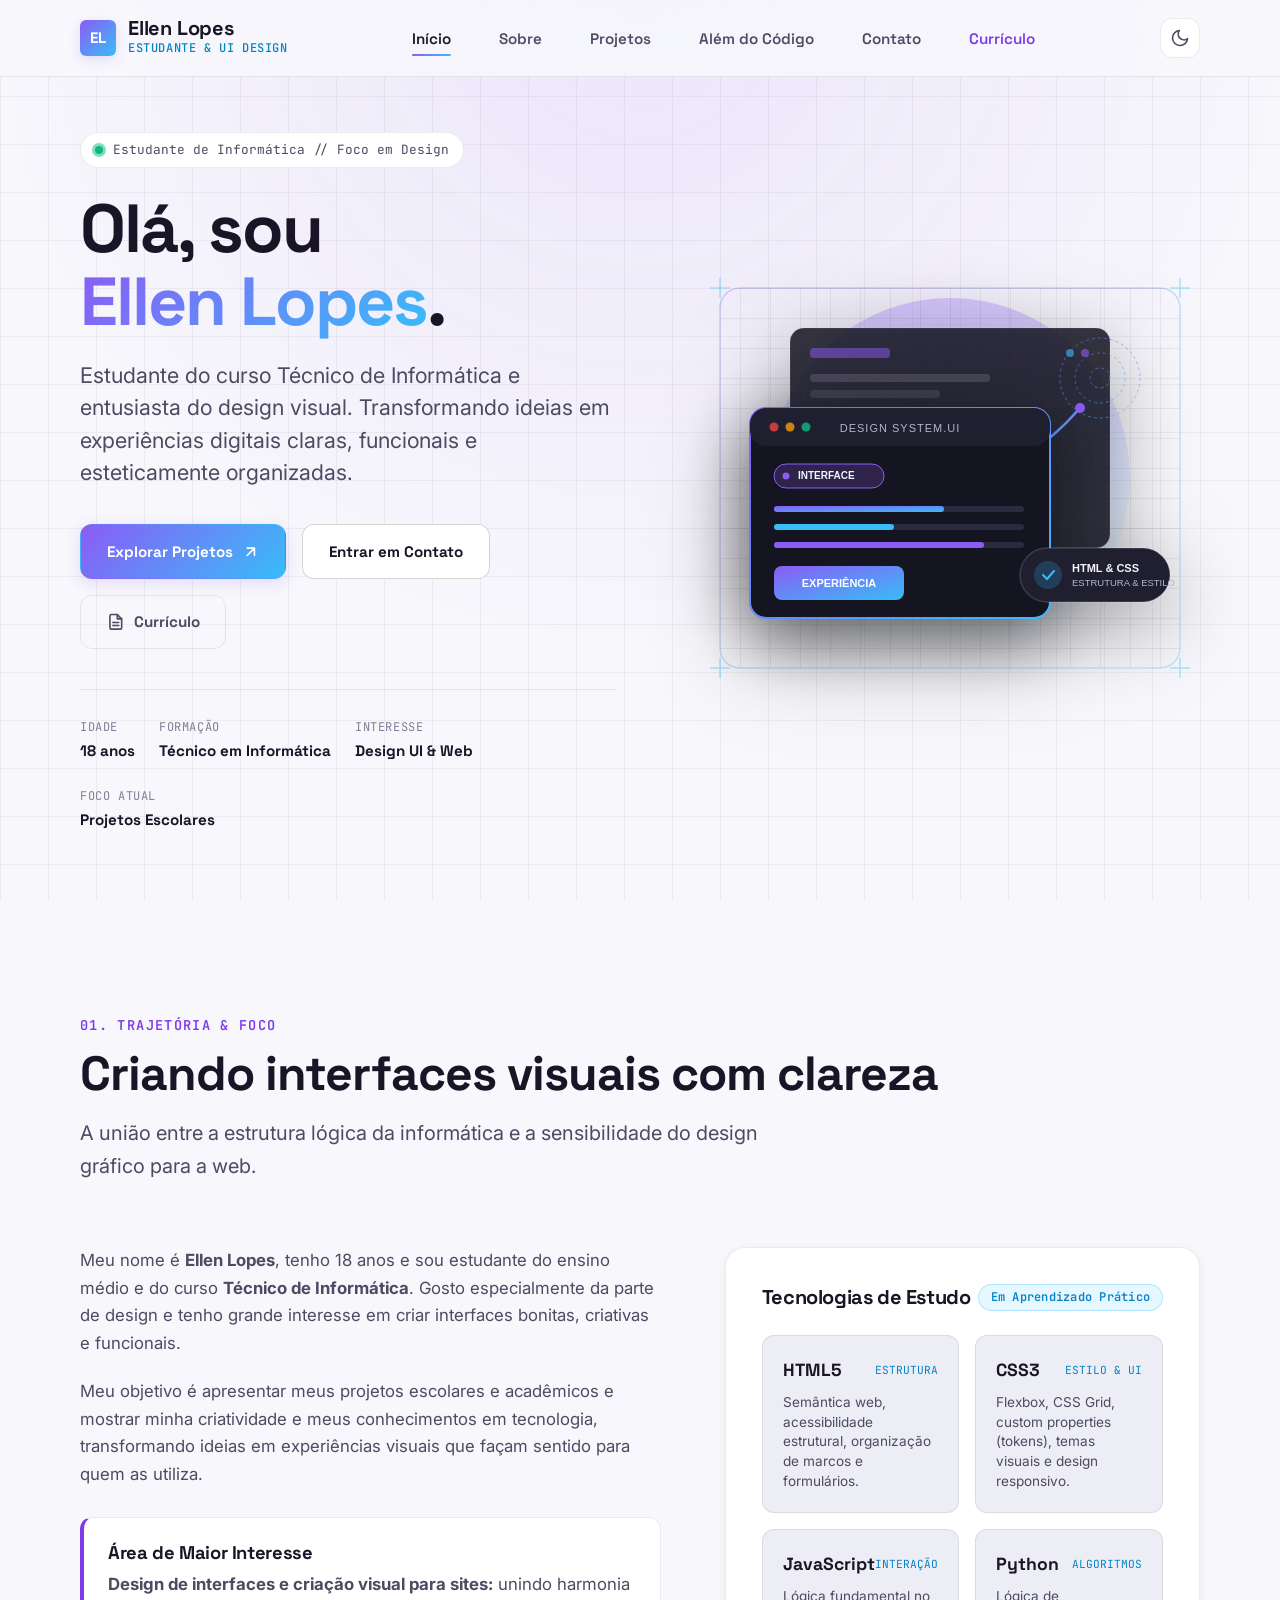
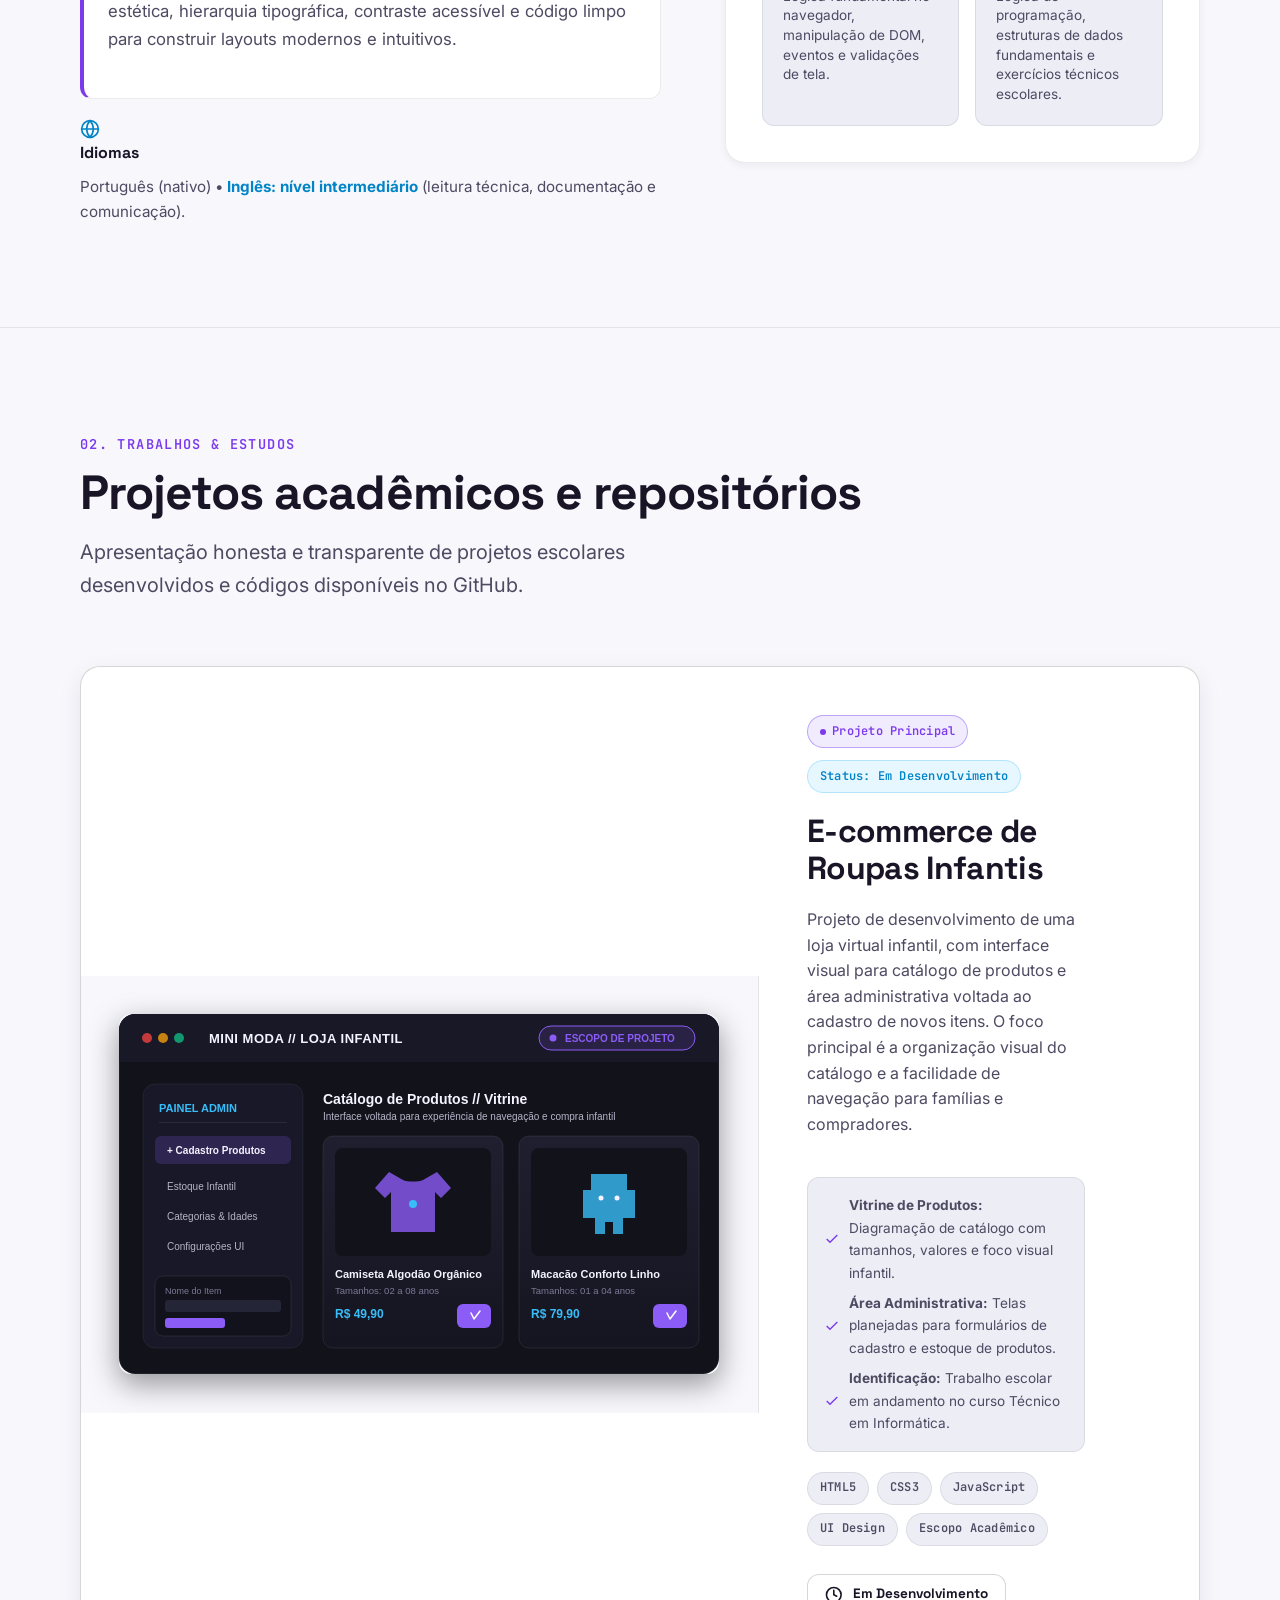
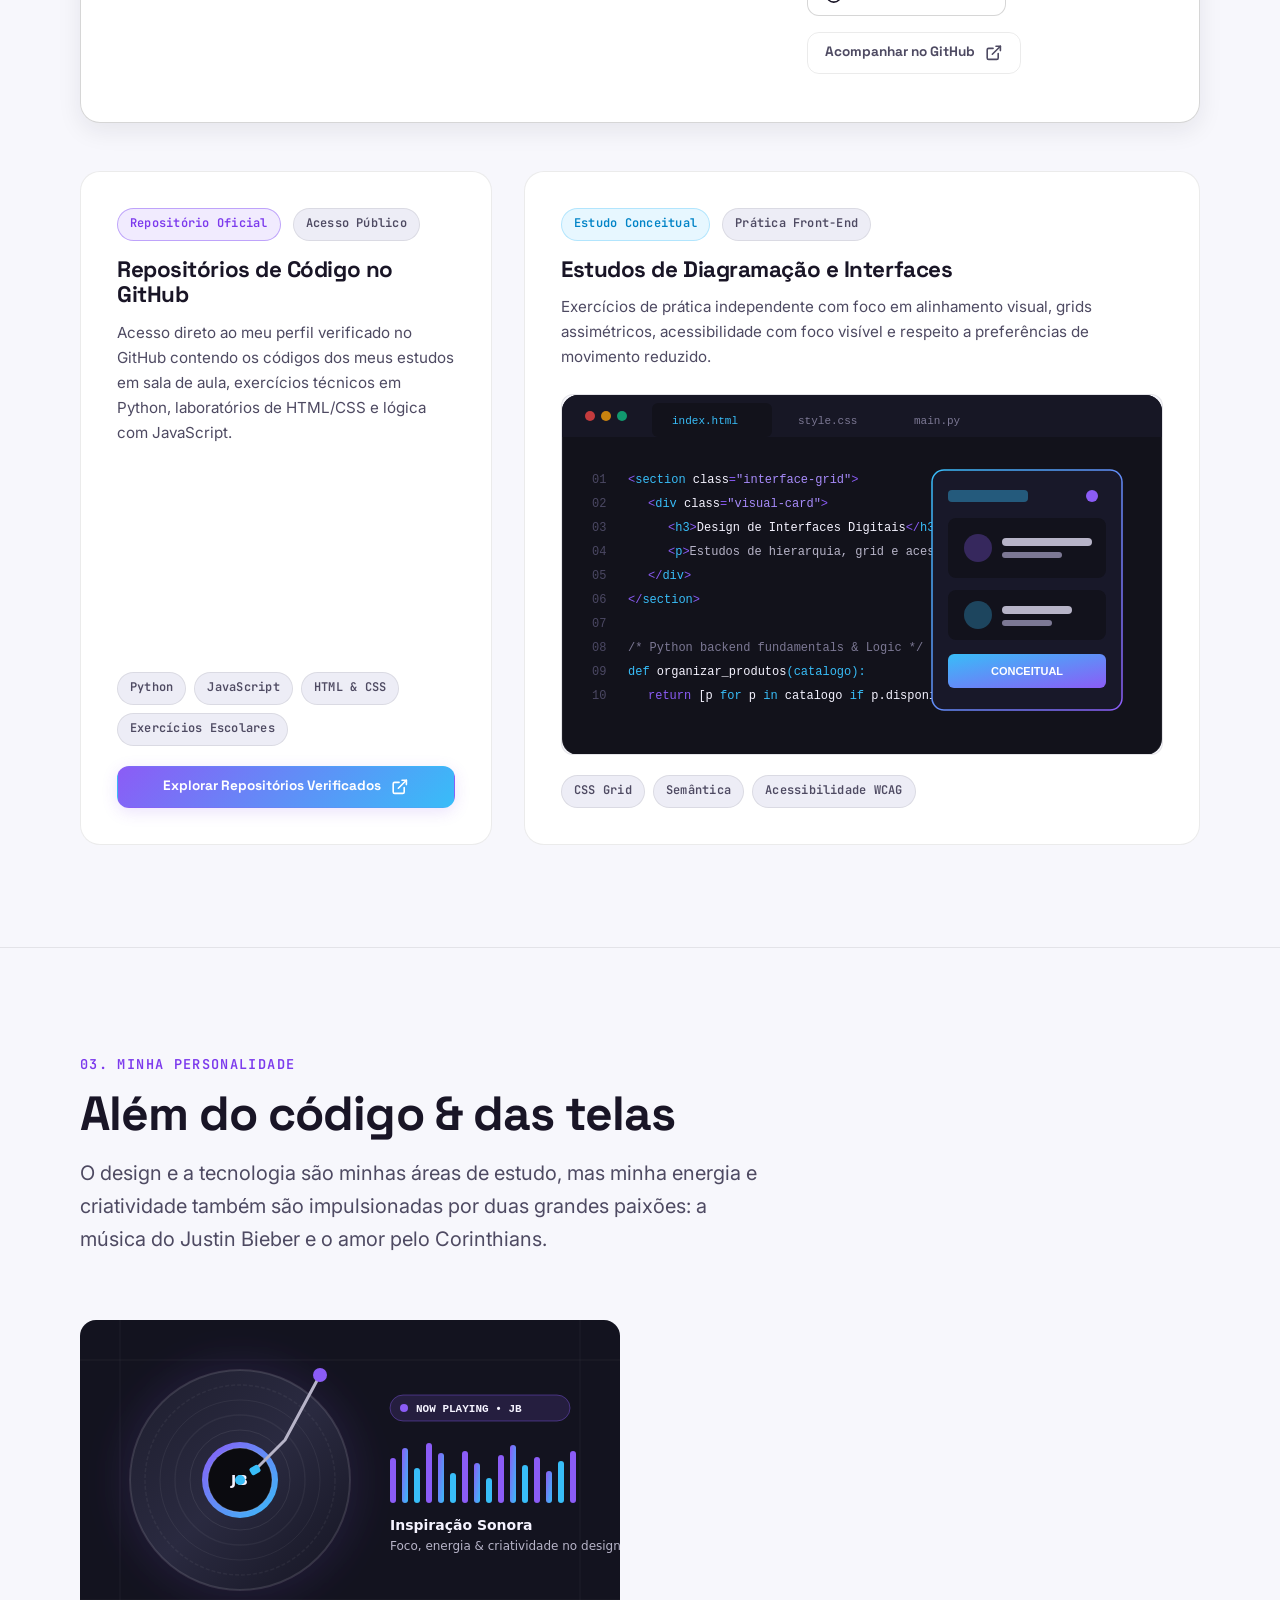
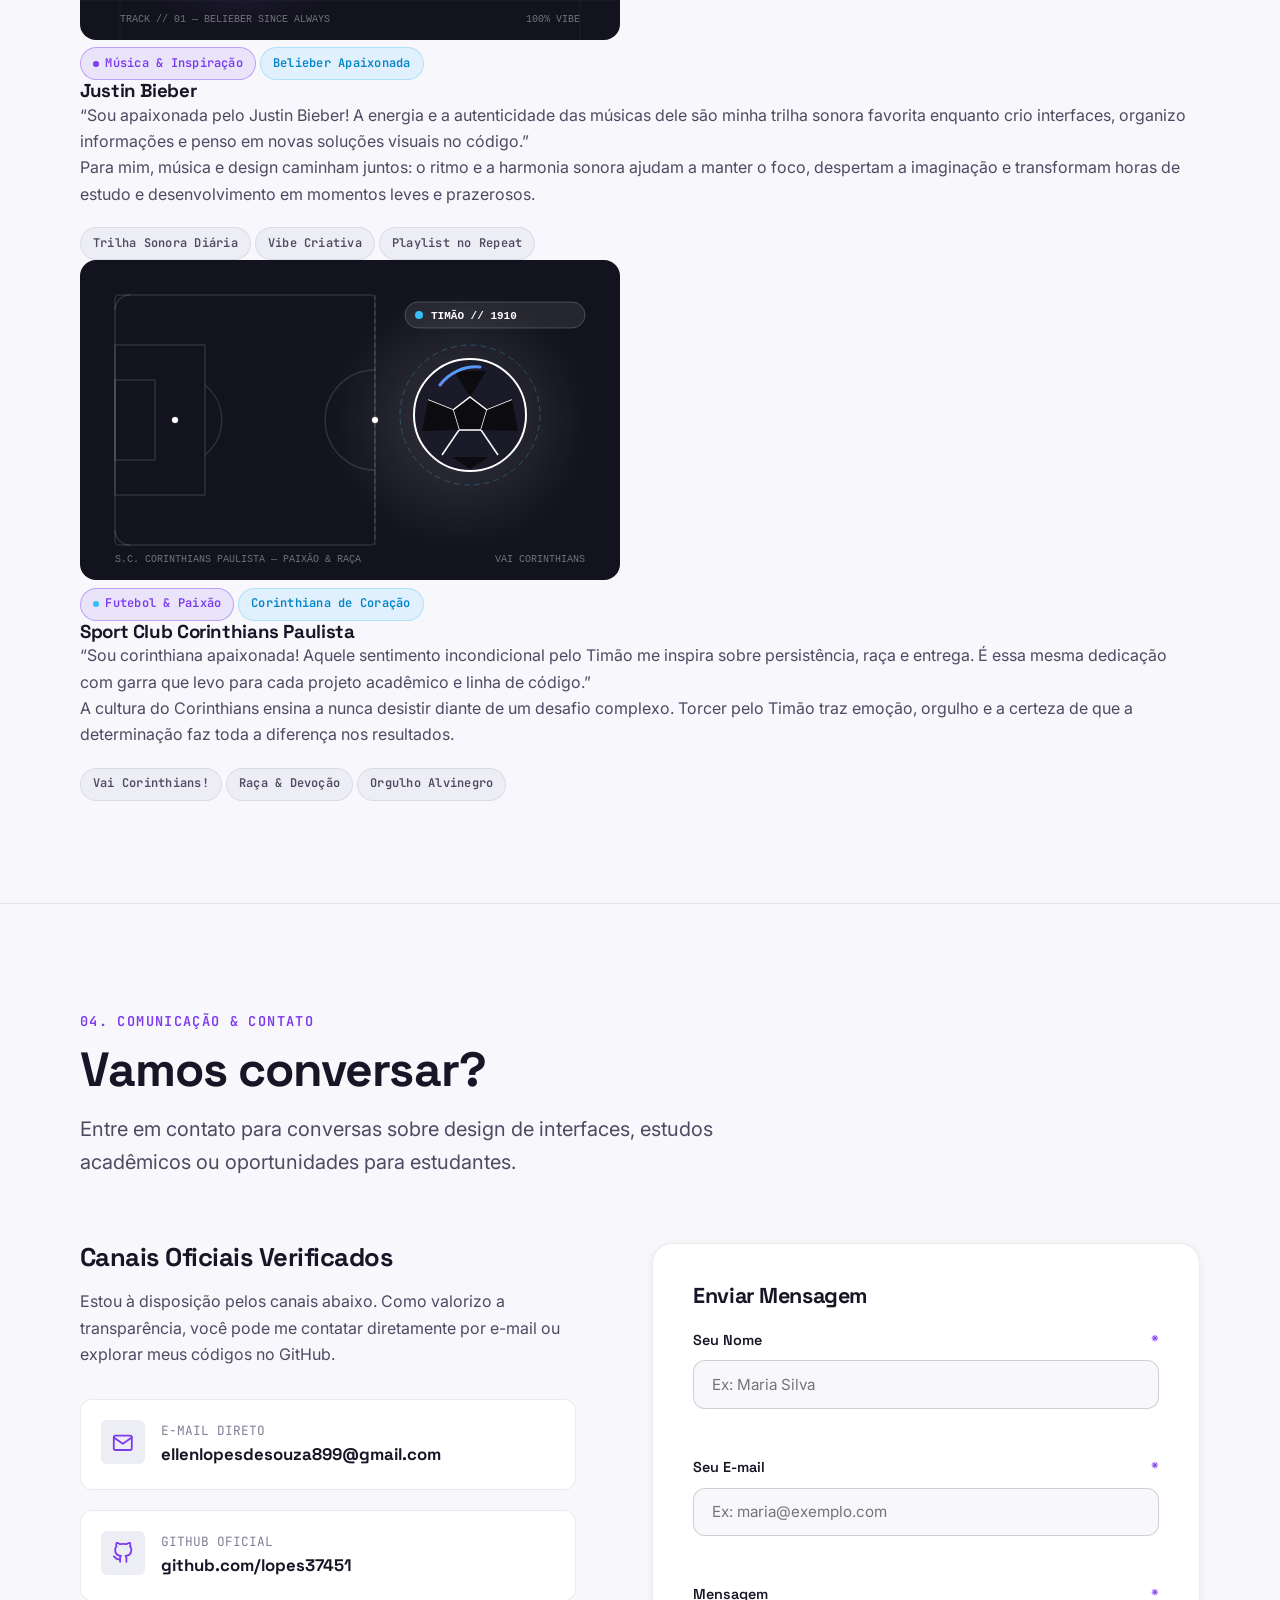
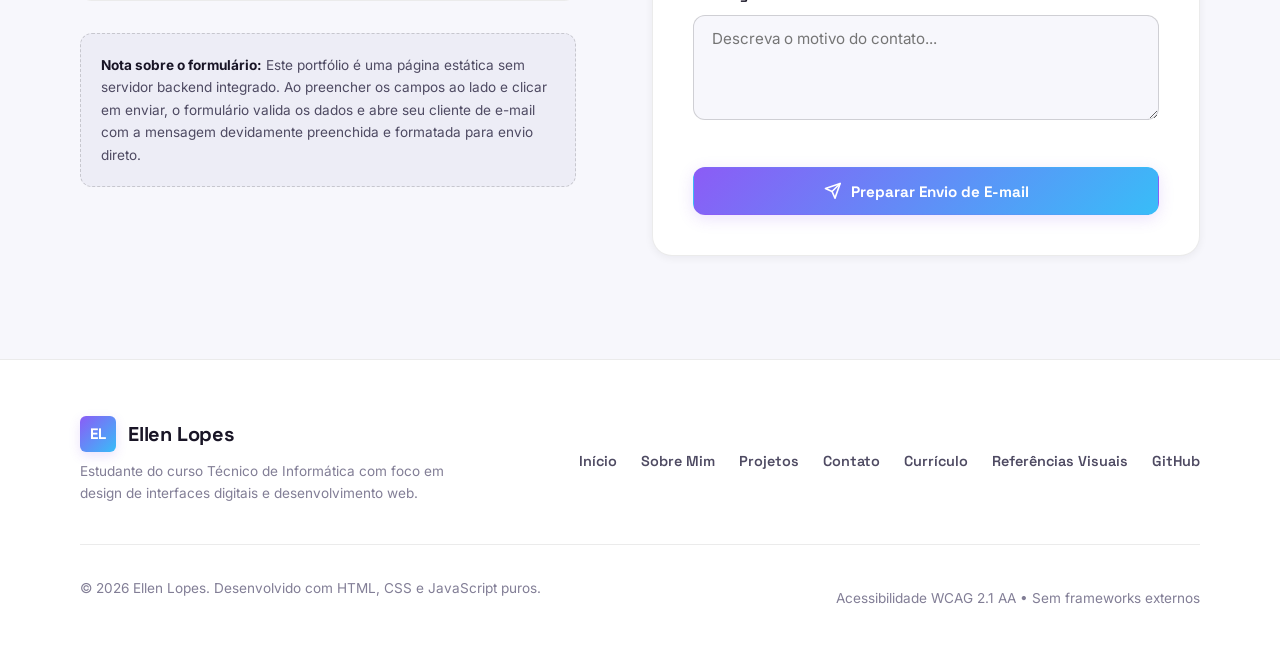
<file: index.html>
<!DOCTYPE html>
<html lang="pt-BR">
<head>
  <meta charset="UTF-8">
  <meta name="viewport" content="width=device-width, initial-scale=1.0">
  <meta http-equiv="X-UA-Compatible" content="ie=edge">
  
  <title>Ellen Lopes — Portfólio de Design & Desenvolvimento Web</title>
  <meta name="description" content="Portfólio de Ellen Lopes, estudante de Técnico de Informática com foco em design de interfaces, HTML, CSS, Python e JavaScript. Projetos acadêmicos e repositórios.">
  <meta name="author" content="Ellen Lopes">
  <meta name="theme-color" content="#0B0B10">

  <!-- Open Graph / Meta de Compartilhamento -->
  <meta property="og:type" content="website">
  <meta property="og:title" content="Ellen Lopes — Portfólio de Design & Desenvolvimento Web">
  <meta property="og:description" content="Estudante de Técnico em Informática com paixão por design de interfaces digitais. Transformando ideias em experiências visuais.">
  <meta property="og:locale" content="pt_BR">

  <!-- Favicon Vetorial -->
  <link rel="icon" type="image/svg+xml" href="./assets/favicon.svg">

  <!-- Fontes Tipográficas: Space Grotesk, Inter e JetBrains Mono -->
  <link rel="preconnect" href="https://fonts.googleapis.com">
  <link rel="preconnect" href="https://fonts.gstatic.com" crossorigin>
  <link href="https://fonts.googleapis.com/css2?family=Inter:wght@400;500;600;700&family=JetBrains+Mono:wght@400;500;600&family=Space+Grotesk:wght@500;600;700&display=swap" rel="stylesheet">

  <!-- Folha de Estilos Principal -->
  <link rel="stylesheet" href="./style.css">
</head>
<body>
  <!-- Link de Acessibilidade (Skip Link) para navegação rápida por teclado -->
  <a href="#main-content" class="skip-link">Pular para o conteúdo principal</a>

  <!-- =========================================================================
       CABEÇALHO & NAVEGAÇÃO FIXA
       ========================================================================= -->
  <header class="site-header" id="site-header">
    <div class="container header-container">
      <!-- Logotipo Textual com Monograma Vetorial -->
      <a href="#inicio" class="brand-logo" aria-label="Ellen Lopes - Página Inicial">
        <span class="brand-mark" aria-hidden="true">EL</span>
        <div class="brand-meta">
          <span class="brand-name">Ellen Lopes</span>
          <span class="brand-role">Estudante &amp; UI Design</span>
        </div>
      </a>

      <!-- Menu de Navegação Desktop -->
      <nav class="nav-desktop" aria-label="Navegação principal">
        <ul class="nav-links">
          <li><a href="#inicio" class="nav-link active" data-nav="inicio">Início</a></li>
          <li><a href="#sobre" class="nav-link" data-nav="sobre">Sobre</a></li>
          <li><a href="#projetos" class="nav-link" data-nav="projetos">Projetos</a></li>
          <li><a href="#alem-do-codigo" class="nav-link" data-nav="alem-do-codigo">Além do Código</a></li>
          <li><a href="#contato" class="nav-link" data-nav="contato">Contato</a></li>
          <li><a href="curriculum.html" class="nav-link" style="color: var(--accent-purple);">Currículo</a></li>
        </ul>
      </nav>

      <!-- Ações do Cabeçalho: Alternador de Tema e Menu Mobile -->
      <div class="header-actions">
        <!-- Alternador de Tema Claro / Escuro -->
        <button type="button" class="theme-toggle" id="theme-toggle" aria-label="Alternar para o modo claro" title="Alternar tema visual">
          <!-- Ícone do Sol (exibido no modo escuro) -->
          <svg class="theme-icon icon-sun" aria-hidden="true" viewBox="0 0 24 24">
            <circle cx="12" cy="12" r="4"></circle>
            <path d="M12 2v2M12 20v2M4.93 4.93l1.41 1.41M17.66 17.66l1.41 1.41M2 12h2M20 12h2M6.34 17.66l-1.41 1.41M19.07 4.93l-1.41 1.41"></path>
          </svg>
          <!-- Ícone da Lua (exibido no modo claro) -->
          <svg class="theme-icon icon-moon" style="display: none;" aria-hidden="true" viewBox="0 0 24 24">
            <path d="M21 12.79A9 9 0 1 1 11.21 3 7 7 0 0 0 21 12.79z"></path>
          </svg>
        </button>

        <!-- Botão Hambúrguer Mobile -->
        <button type="button" class="mobile-toggle" id="mobile-toggle" aria-expanded="false" aria-controls="mobile-drawer" aria-label="Abrir menu de navegação">
          <span class="hamburger-line"></span>
          <span class="hamburger-line"></span>
          <span class="hamburger-line"></span>
        </button>
      </div>
    </div>
  </header>

  <!-- Gaveta de Navegação Mobile (Mobile Drawer) -->
  <div class="mobile-drawer" id="mobile-drawer" aria-hidden="true">
    <nav aria-label="Navegação móvel">
      <ul class="mobile-nav-links">
        <li><a href="#inicio" class="mobile-nav-link" data-nav="inicio">01. Início</a></li>
        <li><a href="#sobre" class="mobile-nav-link" data-nav="sobre">02. Sobre Mim</a></li>
        <li><a href="#projetos" class="mobile-nav-link" data-nav="projetos">03. Projetos</a></li>
        <li><a href="#alem-do-codigo" class="mobile-nav-link" data-nav="alem-do-codigo">04. Além do Código</a></li>
        <li><a href="#contato" class="mobile-nav-link" data-nav="contato">05. Contato</a></li>
        <li><a href="curriculum.html" class="mobile-nav-link" style="color: var(--accent-purple);">06. Currículo Imprimível</a></li>
        <li><a href="referencias-visuais.html" class="mobile-nav-link">07. Referências Visuais</a></li>
      </ul>
    </nav>
    <div class="mobile-drawer-footer">
      <div class="badge badge-accent">
        <span class="badge-dot"></span>
        Ensino Médio &amp; Técnico de Informática
      </div>
      <a href="mailto:ellenlopesdesouza899@gmail.com" class="btn btn-secondary btn-sm">
        ellenlopesdesouza899@gmail.com
      </a>
    </div>
  </div>

  <!-- =========================================================================
       CONTEÚDO PRINCIPAL
       ========================================================================= -->
  <main id="main-content">

    <!-- -----------------------------------------------------------------------
         HERO SECTION (#inicio)
         ----------------------------------------------------------------------- -->
    <section class="hero-section" id="inicio" aria-labelledby="hero-title">
      <div class="container">
        <div class="hero-grid">
          <!-- Coluna Textual do Hero -->
          <div class="hero-content">
            <div class="hero-meta-badge">
              <span class="status-ping" aria-hidden="true"></span>
              <span>Estudante de Informática // Foco em Design</span>
            </div>

            <h1 class="hero-title" id="hero-title">
              Olá, sou <span class="gradient-text">Ellen Lopes</span>.
            </h1>

            <p class="hero-tagline">
              Estudante do curso Técnico de Informática e entusiasta do design visual. 
              Transformando ideias em experiências digitais claras, funcionais e esteticamente organizadas.
            </p>

            <div class="hero-actions">
              <a href="#projetos" class="btn btn-primary">
                <span>Explorar Projetos</span>
                <svg class="btn-icon" aria-hidden="true" viewBox="0 0 24 24">
                  <path d="M7 17L17 7M17 7H7M17 7V17"></path>
                </svg>
              </a>
              <a href="#contato" class="btn btn-secondary">
                <span>Entrar em Contato</span>
              </a>
              <a href="curriculum.html" class="btn btn-ghost" title="Acessar versão do currículo pronta para imprimir ou salvar em PDF">
                <svg class="btn-icon" aria-hidden="true" viewBox="0 0 24 24">
                  <path d="M14 2H6a2 2 0 0 0-2 2v16a2 2 0 0 0 2 2h12a2 2 0 0 0 2-2V8z"></path>
                  <polyline points="14 2 14 8 20 8"></polyline>
                  <line x1="16" y1="13" x2="8" y2="13"></line>
                  <line x1="16" y1="17" x2="8" y2="17"></line>
                </svg>
                <span>Currículo</span>
              </a>
            </div>

            <div class="hero-credentials">
              <div class="credential-item">
                <span class="credential-label">Idade</span>
                <span class="credential-value">18 anos</span>
              </div>
              <div class="credential-item">
                <span class="credential-label">Formação</span>
                <span class="credential-value">Técnico em Informática</span>
              </div>
              <div class="credential-item">
                <span class="credential-label">Interesse</span>
                <span class="credential-value">Design UI &amp; Web</span>
              </div>
              <div class="credential-item">
                <span class="credential-label">Foco Atual</span>
                <span class="credential-value">Projetos Escolares</span>
              </div>
            </div>
          </div>

          <!-- Coluna Gráfica Vetorial Autoral (Sem fotos pessoais ou de banco) -->
          <div class="hero-visual-wrapper">
            <div class="hero-visual-container" role="img" aria-label="Composição gráfica abstrata com grid técnico, janelas de interface e gradientes em roxo e azul">
              <object type="image/svg+xml" data="./assets/hero-graphic.svg" width="540" height="440" style="pointer-events: none;">
                Composição abstrata representativa de interfaces visuais.
              </object>
            </div>
          </div>
        </div>
      </div>
    </section>

    <!-- -----------------------------------------------------------------------
         SEÇÃO SOBRE MIM (#sobre)
         ----------------------------------------------------------------------- -->
    <section class="section-wrapper" id="sobre" aria-labelledby="about-title">
      <div class="container">
        <div class="section-header reveal">
          <span class="section-counter">01. Trajetória &amp; Foco</span>
          <h2 class="section-title" id="about-title">Criando interfaces visuais com clareza</h2>
          <p class="section-lead">
            A união entre a estrutura lógica da informática e a sensibilidade do design gráfico para a web.
          </p>
        </div>

        <div class="about-grid">
          <!-- Coluna de Apresentação -->
          <div class="about-text-column reveal">
            <p>
              Meu nome é <strong>Ellen Lopes</strong>, tenho 18 anos e sou estudante do ensino médio e do curso <strong>Técnico de Informática</strong>. Gosto especialmente da parte de design e tenho grande interesse em criar interfaces bonitas, criativas e funcionais.
            </p>
            <p>
              Meu objetivo é apresentar meus projetos escolares e acadêmicos e mostrar minha criatividade e meus conhecimentos em tecnologia, transformando ideias em experiências visuais que façam sentido para quem as utiliza.
            </p>
            
            <div class="about-highlight-box">
              <h3>Área de Maior Interesse</h3>
              <p>
                <strong>Design de interfaces e criação visual para sites:</strong> unindo harmonia estética, hierarquia tipográfica, contraste acessível e código limpo para construir layouts modernos e intuitivos.
              </p>
            </div>

            <!-- Idioma em Destaque -->
            <div class="language-badge-card" style="margin-top: 1.25rem;">
              <div class="language-badge-header">
                <svg width="20" height="20" viewBox="0 0 24 24" fill="none" stroke="currentColor" stroke-width="2" stroke-linecap="round" stroke-linejoin="round" aria-hidden="true" style="color: var(--accent-blue);">
                  <circle cx="12" cy="12" r="10"></circle>
                  <line x1="2" y1="12" x2="22" y2="12"></line>
                  <path d="M12 2a15.3 15.3 0 0 1 4 10 15.3 15.3 0 0 1-4 10 15.3 15.3 0 0 1-4-10 15.3 15.3 0 0 1 4-10z"></path>
                </svg>
                <span style="font-family: var(--font-heading); font-weight: 700; color: var(--text-primary);">Idiomas</span>
              </div>
              <p style="margin: 0.5rem 0 0; font-size: 0.95rem;">
                Português (nativo) • <strong style="color: var(--accent-blue);">Inglês: nível intermediário</strong> (leitura técnica, documentação e comunicação).
              </p>
            </div>
          </div>

          <!-- Coluna de Tecnologias de Estudo (Sem níveis inventados) -->
          <div class="about-tech-column reveal">
            <div class="tech-stack-card">
              <h3 class="tech-stack-title">
                <span>Tecnologias de Estudo</span>
                <span class="badge badge-cyan">Em Aprendizado Prático</span>
              </h3>

              <div class="tech-grid">
                <!-- HTML -->
                <div class="tech-item">
                  <div class="tech-item-header">
                    <span class="tech-item-name">HTML5</span>
                    <span class="tech-item-category">Estrutura</span>
                  </div>
                  <p class="tech-item-desc">
                    Semântica web, acessibilidade estrutural, organização de marcos e formulários.
                  </p>
                </div>

                <!-- CSS -->
                <div class="tech-item">
                  <div class="tech-item-header">
                    <span class="tech-item-name">CSS3</span>
                    <span class="tech-item-category">Estilo &amp; UI</span>
                  </div>
                  <p class="tech-item-desc">
                    Flexbox, CSS Grid, custom properties (tokens), temas visuais e design responsivo.
                  </p>
                </div>

                <!-- JavaScript -->
                <div class="tech-item">
                  <div class="tech-item-header">
                    <span class="tech-item-name">JavaScript</span>
                    <span class="tech-item-category">Interação</span>
                  </div>
                  <p class="tech-item-desc">
                    Lógica fundamental no navegador, manipulação de DOM, eventos e validações de tela.
                  </p>
                </div>

                <!-- Python -->
                <div class="tech-item">
                  <div class="tech-item-header">
                    <span class="tech-item-name">Python</span>
                    <span class="tech-item-category">Algoritmos</span>
                  </div>
                  <p class="tech-item-desc">
                    Lógica de programação, estruturas de dados fundamentais e exercícios técnicos escolares.
                  </p>
                </div>
              </div>
            </div>
          </div>
        </div>
      </div>
    </section>

    <!-- -----------------------------------------------------------------------
         SEÇÃO DE PROJETOS (#projetos)
         ----------------------------------------------------------------------- -->
    <section class="section-wrapper" id="projetos" aria-labelledby="projects-title">
      <div class="container">
        <div class="section-header reveal">
          <span class="section-counter">02. Trabalhos &amp; Estudos</span>
          <h2 class="section-title" id="projects-title">Projetos acadêmicos e repositórios</h2>
          <p class="section-lead">
            Apresentação honesta e transparente de projetos escolares desenvolvidos e códigos disponíveis no GitHub.
          </p>
        </div>

        <div class="projects-editorial-grid">

          <!-- CARD PRINCIPAL EM DESTAQUE: E-COMMERCE DE ROUPAS INFANTIS -->
          <article class="project-featured-card reveal" aria-labelledby="featured-project-title">
            <div class="featured-card-grid">
              <!-- Visual Esquemático do Projeto -->
              <div class="featured-visual-pane">
                <div class="featured-visual-container" role="img" aria-label="Interface esquemática do e-commerce de roupas infantis com catálogo e painel administrativo">
                  <object type="image/svg+xml" data="./assets/ecommerce-preview.svg" width="600" height="360" style="pointer-events: none;">
                    Esquema visual do e-commerce de roupas infantis.
                  </object>
                </div>
              </div>

              <!-- Conteúdo Descritivo Fiel ao Escopo -->
              <div class="featured-content-pane">
                <div class="project-meta-row">
                  <span class="badge badge-accent">
                    <span class="badge-dot"></span>
                    Projeto Principal
                  </span>
                  <span class="badge badge-cyan">
                    Status: Em Desenvolvimento
                  </span>
                </div>

                <h3 class="project-card-title" id="featured-project-title">
                  E-commerce de Roupas Infantis
                </h3>

                <p class="project-card-desc">
                  Projeto de desenvolvimento de uma loja virtual infantil, com interface visual para catálogo de produtos e área administrativa voltada ao cadastro de novos itens. O foco principal é a organização visual do catálogo e a facilidade de navegação para famílias e compradores.
                </p>

                <ul class="project-specs-list" aria-label="Escopo específico do projeto">
                  <li class="project-spec-item">
                    <svg aria-hidden="true" viewBox="0 0 24 24" fill="none" stroke="currentColor" stroke-width="2">
                      <polyline points="20 6 9 17 4 12"></polyline>
                    </svg>
                    <span><strong>Vitrine de Produtos:</strong> Diagramação de catálogo com tamanhos, valores e foco visual infantil.</span>
                  </li>
                  <li class="project-spec-item">
                    <svg aria-hidden="true" viewBox="0 0 24 24" fill="none" stroke="currentColor" stroke-width="2">
                      <polyline points="20 6 9 17 4 12"></polyline>
                    </svg>
                    <span><strong>Área Administrativa:</strong> Telas planejadas para formulários de cadastro e estoque de produtos.</span>
                  </li>
                  <li class="project-spec-item">
                    <svg aria-hidden="true" viewBox="0 0 24 24" fill="none" stroke="currentColor" stroke-width="2">
                      <polyline points="20 6 9 17 4 12"></polyline>
                    </svg>
                    <span><strong>Identificação:</strong> Trabalho escolar em andamento no curso Técnico em Informática.</span>
                  </li>
                </ul>

                <div class="project-tags-row">
                  <span class="badge">HTML5</span>
                  <span class="badge">CSS3</span>
                  <span class="badge">JavaScript</span>
                  <span class="badge">UI Design</span>
                  <span class="badge">Escopo Acadêmico</span>
                </div>

                <div class="project-actions-row">
                  <span class="btn btn-secondary btn-sm" style="cursor: default;" title="Projeto atualmente em fase de desenvolvimento escolar">
                    <svg class="btn-icon" aria-hidden="true" viewBox="0 0 24 24">
                      <circle cx="12" cy="12" r="10"></circle>
                      <polyline points="12 6 12 12 16 14"></polyline>
                    </svg>
                    <span>Em Desenvolvimento</span>
                  </span>
                  <a href="https://github.com/lopes37451?tab=repositories" target="_blank" rel="noopener noreferrer" class="btn btn-ghost btn-sm">
                    <span>Acompanhar no GitHub</span>
                    <svg class="btn-icon" aria-hidden="true" viewBox="0 0 24 24">
                      <path d="M18 13v6a2 2 0 0 1-2 2H5a2 2 0 0 1-2-2V8a2 2 0 0 1 2-2h6"></path>
                      <polyline points="15 3 21 3 21 9"></polyline>
                      <line x1="10" y1="14" x2="21" y2="3"></line>
                    </svg>
                  </a>
                </div>
              </div>
            </div>
          </article>

          <!-- SUBGRADE DE PROJETOS E REPOSITÓRIOS -->
          <div class="projects-subgrid">

            <!-- Card 2: GitHub Central Oficial -->
            <article class="project-subcard reveal" aria-labelledby="github-card-title">
              <div>
                <div class="project-meta-row" style="margin-bottom: 1rem;">
                  <span class="badge badge-accent">Repositório Oficial</span>
                  <span class="badge">Acesso Público</span>
                </div>

                <div class="subcard-content">
                  <h3 id="github-card-title">Repositórios de Código no GitHub</h3>
                  <p>
                    Acesso direto ao meu perfil verificado no GitHub contendo os códigos dos meus estudos em sala de aula, exercícios técnicos em Python, laboratórios de HTML/CSS e lógica com JavaScript.
                  </p>
                </div>
              </div>

              <div>
                <div class="project-tags-row" style="margin-bottom: 1.25rem;">
                  <span class="badge">Python</span>
                  <span class="badge">JavaScript</span>
                  <span class="badge">HTML &amp; CSS</span>
                  <span class="badge">Exercícios Escolares</span>
                </div>

                <a href="https://github.com/lopes37451?tab=repositories" target="_blank" rel="noopener noreferrer" class="btn btn-primary btn-sm" style="width: 100%;">
                  <span>Explorar Repositórios Verificados</span>
                  <svg class="btn-icon" aria-hidden="true" viewBox="0 0 24 24">
                    <path d="M18 13v6a2 2 0 0 1-2 2H5a2 2 0 0 1-2-2V8a2 2 0 0 1 2-2h6"></path>
                    <polyline points="15 3 21 3 21 9"></polyline>
                    <line x1="10" y1="14" x2="21" y2="3"></line>
                  </svg>
                </a>
              </div>
            </article>

            <!-- Card 3: Estudos de Fundamentos e Interfaces -->
            <article class="project-subcard reveal" aria-labelledby="studies-card-title">
              <div>
                <div class="project-meta-row" style="margin-bottom: 1rem;">
                  <span class="badge badge-cyan">Estudo Conceitual</span>
                  <span class="badge">Prática Front-End</span>
                </div>

                <div class="subcard-content">
                  <h3 id="studies-card-title">Estudos de Diagramação e Interfaces</h3>
                  <p>
                    Exercícios de prática independente com foco em alinhamento visual, grids assimétricos, acessibilidade com foco visível e respeito a preferências de movimento reduzido.
                  </p>
                </div>
              </div>

              <div>
                <div class="subcard-visual" style="margin-bottom: 1.25rem;">
                  <object type="image/svg+xml" data="./assets/code-studies.svg" width="600" height="360" style="pointer-events: none;">
                    Estudos de código e arquitetura de interfaces.
                  </object>
                </div>

                <div class="project-tags-row">
                  <span class="badge">CSS Grid</span>
                  <span class="badge">Semântica</span>
                  <span class="badge">Acessibilidade WCAG</span>
                </div>
              </div>
            </article>

          </div>
        </div>
      </div>
    </section>

    <!-- -----------------------------------------------------------------------
         SEÇÃO ALÉM DO CÓDIGO (#alem-do-codigo)
         ----------------------------------------------------------------------- -->
    <section class="section-wrapper" id="alem-do-codigo" aria-labelledby="beyond-title">
      <div class="container">
        <div class="section-header reveal">
          <span class="section-counter">03. Minha Personalidade</span>
          <h2 class="section-title" id="beyond-title">Além do código &amp; das telas</h2>
          <p class="section-lead">
            O design e a tecnologia são minhas áreas de estudo, mas minha energia e criatividade também são impulsionadas por duas grandes paixões: a música do Justin Bieber e o amor pelo Corinthians.
          </p>
        </div>

        <div class="beyond-editorial-grid">

          <!-- CARD 1: JUSTIN BIEBER -->
          <article class="beyond-card beyond-card-bieber reveal" aria-labelledby="bieber-card-title">
            <div class="beyond-card-visual">
              <object type="image/svg+xml" data="./assets/justin-bieber-graphic.svg" width="540" height="320" style="pointer-events: none;">
                Grafismo musical autoral em homenagem a Justin Bieber.
              </object>
            </div>

            <div class="beyond-card-body">
              <div class="beyond-meta-row">
                <span class="badge badge-accent">
                  <span class="badge-dot"></span>
                  Música &amp; Inspiração
                </span>
                <span class="badge badge-cyan">Belieber Apaixonada</span>
              </div>

              <h3 class="beyond-card-title" id="bieber-card-title">
                Justin Bieber
              </h3>

              <blockquote class="beyond-quote">
                “Sou apaixonada pelo Justin Bieber! A energia e a autenticidade das músicas dele são minha trilha sonora favorita enquanto crio interfaces, organizo informações e penso em novas soluções visuais no código.”
              </blockquote>

              <p class="beyond-card-text">
                Para mim, música e design caminham juntos: o ritmo e a harmonia sonora ajudam a manter o foco, despertam a imaginação e transformam horas de estudo e desenvolvimento em momentos leves e prazerosos.
              </p>

              <div class="beyond-tags-row">
                <span class="badge">Trilha Sonora Diária</span>
                <span class="badge">Vibe Criativa</span>
                <span class="badge">Playlist no Repeat</span>
              </div>
            </div>
          </article>

          <!-- CARD 2: CORINTHIANS -->
          <article class="beyond-card beyond-card-corinthians reveal" aria-labelledby="corinthians-card-title">
            <div class="beyond-card-visual">
              <object type="image/svg+xml" data="./assets/corinthians-graphic.svg" width="540" height="320" style="pointer-events: none;">
                Composição gráfica vetorial autoral em homenagem ao Corinthians.
              </object>
            </div>

            <div class="beyond-card-body">
              <div class="beyond-meta-row">
                <span class="badge badge-accent">
                  <span class="badge-dot" style="background-color: #38BDF8;"></span>
                  Futebol &amp; Paixão
                </span>
                <span class="badge badge-cyan">Corinthiana de Coração</span>
              </div>

              <h3 class="beyond-card-title" id="corinthians-card-title">
                Sport Club Corinthians Paulista
              </h3>

              <blockquote class="beyond-quote">
                “Sou corinthiana apaixonada! Aquele sentimento incondicional pelo Timão me inspira sobre persistência, raça e entrega. É essa mesma dedicação com garra que levo para cada projeto acadêmico e linha de código.”
              </blockquote>

              <p class="beyond-card-text">
                A cultura do Corinthians ensina a nunca desistir diante de um desafio complexo. Torcer pelo Timão traz emoção, orgulho e a certeza de que a determinação faz toda a diferença nos resultados.
              </p>

              <div class="beyond-tags-row">
                <span class="badge">Vai Corinthians!</span>
                <span class="badge">Raça &amp; Devoção</span>
                <span class="badge">Orgulho Alvinegro</span>
              </div>
            </div>
          </article>

        </div>
      </div>
    </section>

    <!-- -----------------------------------------------------------------------
         SEÇÃO DE CONTATO (#contato)
         ----------------------------------------------------------------------- -->
    <section class="section-wrapper" id="contato" aria-labelledby="contact-title">
      <div class="container">
        <div class="section-header reveal">
          <span class="section-counter">04. Comunicação &amp; Contato</span>
          <h2 class="section-title" id="contact-title">Vamos conversar?</h2>
          <p class="section-lead">
            Entre em contato para conversas sobre design de interfaces, estudos acadêmicos ou oportunidades para estudantes.
          </p>
        </div>

        <div class="contact-grid">
          <!-- Coluna com Canais Oficiais Verificados -->
          <div class="contact-info-col reveal">
            <h3>Canais Oficiais Verificados</h3>
            <p>
              Estou à disposição pelos canais abaixo. Como valorizo a transparência, você pode me contatar diretamente por e-mail ou explorar meus códigos no GitHub.
            </p>

            <ul class="contact-channels-list">
              <!-- E-mail Oficial -->
              <li class="contact-channel-item">
                <div class="channel-icon-box" aria-hidden="true">
                  <svg viewBox="0 0 24 24" fill="none" stroke="currentColor" stroke-width="2" stroke-linecap="round" stroke-linejoin="round">
                    <path d="M4 4h16c1.1 0 2 .9 2 2v12c0 1.1-.9 2-2 2H4c-1.1 0-2-.9-2-2V6c0-1.1.9-2 2-2z"></path>
                    <polyline points="22,6 12,13 2,6"></polyline>
                  </svg>
                </div>
                <div class="channel-details">
                  <span class="channel-title">E-mail Direto</span>
                  <a href="mailto:ellenlopesdesouza899@gmail.com" class="channel-link">
                    ellenlopesdesouza899@gmail.com
                  </a>
                </div>
              </li>

              <!-- GitHub Oficial -->
              <li class="contact-channel-item">
                <div class="channel-icon-box" aria-hidden="true">
                  <svg viewBox="0 0 24 24" fill="none" stroke="currentColor" stroke-width="2" stroke-linecap="round" stroke-linejoin="round">
                    <path d="M9 19c-5 1.5-5-2.5-7-3m14 6v-3.87a3.37 3.37 0 0 0-.94-2.61c3.14-.35 6.44-1.54 6.44-7A5.44 5.44 0 0 0 20 4.77 5.07 5.07 0 0 0 19.91 1S18.73.65 16 2.48a13.38 13.38 0 0 0-7 0C6.27.65 5.09 1 5.09 1A5.07 5.07 0 0 0 5 4.77a5.44 5.44 0 0 0-1.5 3.78c0 5.42 3.3 6.61 6.44 7A3.37 3.37 0 0 0 9 18.13V22"></path>
                  </svg>
                </div>
                <div class="channel-details">
                  <span class="channel-title">GitHub Oficial</span>
                  <a href="https://github.com/lopes37451?tab=repositories" target="_blank" rel="noopener noreferrer" class="channel-link">
                    github.com/lopes37451
                  </a>
                </div>
              </li>
            </ul>

            <!-- Nota de Transparência -->
            <div class="contact-transparency-note">
              <strong>Nota sobre o formulário:</strong> Este portfólio é uma página estática sem servidor backend integrado. Ao preencher os campos ao lado e clicar em enviar, o formulário valida os dados e abre seu cliente de e-mail com a mensagem devidamente preenchida e formatada para envio direto.
            </div>
          </div>

          <!-- Coluna com o Formulário Assistido -->
          <div class="contact-form-card reveal">
            <h3 style="font-size: 1.35rem; margin-bottom: 1.25rem;">Enviar Mensagem</h3>

            <!-- Alerta Informativo Acessível -->
            <div id="form-alert" class="form-status-alert info" role="status" aria-live="polite"></div>

            <form id="contact-form" novalidate>
              <!-- Campo Nome -->
              <div class="form-group">
                <label for="user-name" class="form-label">
                  <span>Seu Nome</span>
                  <span class="required-indicator" aria-hidden="true">*</span>
                </label>
                <input 
                  type="text" 
                  id="user-name" 
                  name="name" 
                  class="form-input" 
                  placeholder="Ex: Maria Silva" 
                  required 
                  aria-describedby="name-error"
                  autocomplete="name"
                >
                <span id="name-error" class="form-error-msg" aria-live="polite"></span>
              </div>

              <!-- Campo E-mail -->
              <div class="form-group">
                <label for="user-email" class="form-label">
                  <span>Seu E-mail</span>
                  <span class="required-indicator" aria-hidden="true">*</span>
                </label>
                <input 
                  type="email" 
                  id="user-email" 
                  name="email" 
                  class="form-input" 
                  placeholder="Ex: maria@exemplo.com" 
                  required 
                  aria-describedby="email-error"
                  autocomplete="email"
                >
                <span id="email-error" class="form-error-msg" aria-live="polite"></span>
              </div>

              <!-- Campo Mensagem -->
              <div class="form-group">
                <label for="user-message" class="form-label">
                  <span>Mensagem</span>
                  <span class="required-indicator" aria-hidden="true">*</span>
                </label>
                <textarea 
                  id="user-message" 
                  name="message" 
                  rows="4" 
                  class="form-textarea" 
                  placeholder="Descreva o motivo do contato..." 
                  required 
                  aria-describedby="message-error"
                ></textarea>
                <span id="message-error" class="form-error-msg" aria-live="polite"></span>
              </div>

              <!-- Botão de Disparo -->
              <button type="submit" class="btn btn-primary" style="width: 100%;">
                <svg class="btn-icon" aria-hidden="true" viewBox="0 0 24 24">
                  <line x1="22" y1="2" x2="11" y2="13"></line>
                  <polygon points="22 2 15 22 11 13 2 9 22 2"></polygon>
                </svg>
                <span>Preparar Envio de E-mail</span>
              </button>
            </form>
          </div>
        </div>
      </div>
    </section>

  </main>

  <!-- =========================================================================
       RODAPÉ (FOOTER)
       ========================================================================= -->
  <footer class="site-footer">
    <div class="container">
      <div class="footer-grid">
        <div class="footer-brand">
          <div class="brand-logo" style="margin-bottom: 0.5rem;">
            <span class="brand-mark" aria-hidden="true">EL</span>
            <span class="brand-name">Ellen Lopes</span>
          </div>
          <p style="font-size: 0.85rem; color: var(--text-muted); max-width: 380px;">
            Estudante do curso Técnico de Informática com foco em design de interfaces digitais e desenvolvimento web.
          </p>
        </div>

        <ul class="footer-nav" aria-label="Links rápidos do rodapé">
          <li><a href="#inicio">Início</a></li>
          <li><a href="#sobre">Sobre Mim</a></li>
          <li><a href="#projetos">Projetos</a></li>
          <li><a href="#contato">Contato</a></li>
          <li><a href="curriculum.html">Currículo</a></li>
          <li><a href="referencias-visuais.html">Referências Visuais</a></li>
          <li><a href="https://github.com/lopes37451?tab=repositories" target="_blank" rel="noopener noreferrer">GitHub</a></li>
        </ul>
      </div>

      <div class="footer-bottom">
        <p>© 2026 Ellen Lopes. Desenvolvido com HTML, CSS e JavaScript puros.</p>
        <p>Acessibilidade WCAG 2.1 AA • Sem frameworks externos</p>
      </div>
    </div>
  </footer>

  <!-- Script Modular Vanilla -->
  <script src="./script.js"></script>
</body>
</html>
</file>
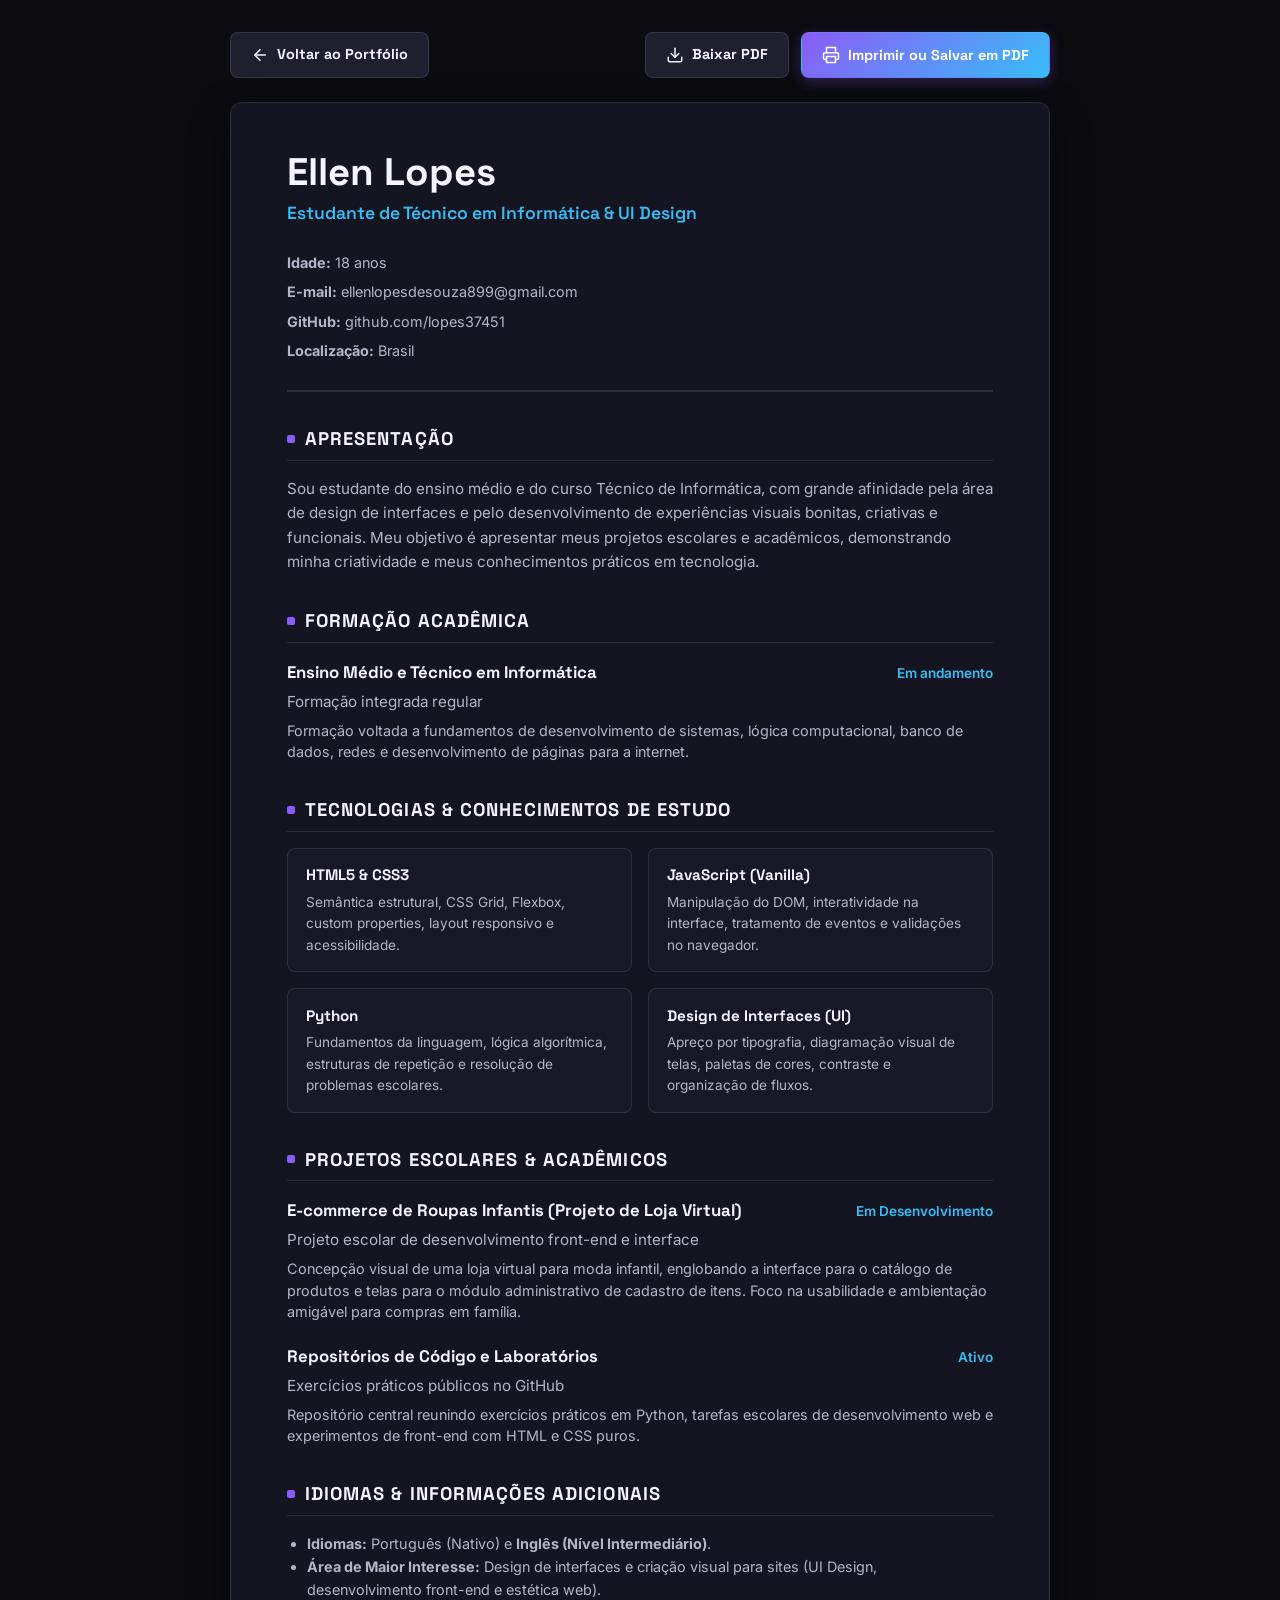
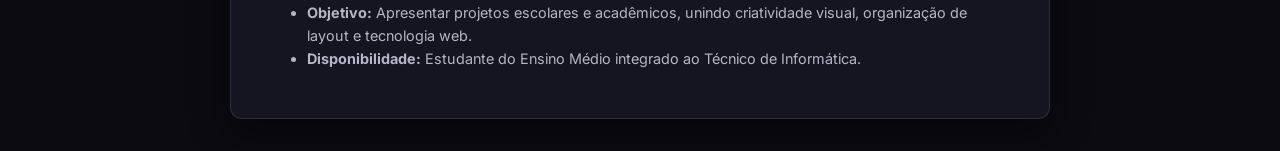
<file: curriculum.html>
<!DOCTYPE html>
<html lang="pt-BR">
<head>
  <meta charset="UTF-8">
  <meta name="viewport" content="width=device-width, initial-scale=1.0">
  <title>Currículo — Ellen Lopes | Técnico em Informática &amp; UI Design</title>
  <meta name="description" content="Currículo de Ellen Lopes, estudante de Técnico de Informática com foco em design de interfaces, HTML, CSS, Python e JavaScript.">

  <!-- Favicon -->
  <link rel="icon" type="image/svg+xml" href="./assets/favicon.svg">

  <!-- Fontes Tipográficas -->
  <link rel="preconnect" href="https://fonts.googleapis.com">
  <link rel="preconnect" href="https://fonts.gstatic.com" crossorigin>
  <link href="https://fonts.googleapis.com/css2?family=Inter:wght@400;500;600;700&family=Space+Grotesk:wght@600;700&display=swap" rel="stylesheet">

  <style>
    /* Reset & Variáveis para o Currículo */
    *, *::before, *::after {
      box-sizing: border-box;
      margin: 0;
      padding: 0;
    }

    :root {
      --bg-page: #0B0B10;
      --bg-sheet: #151521;
      --text-main: #F5F3FF;
      --text-sub: #B7B4C8;
      --text-muted: #7C7894;
      --accent: #8B5CF6;
      --accent-blue: #38BDF8;
      --border: rgba(255, 255, 255, 0.1);
      --font-heading: 'Space Grotesk', system-ui, sans-serif;
      --font-body: 'Inter', system-ui, sans-serif;
    }

    body {
      background-color: var(--bg-page);
      color: var(--text-sub);
      font-family: var(--font-body);
      line-height: 1.6;
      padding: 2rem 1rem;
      min-height: 100vh;
      display: flex;
      flex-direction: column;
      align-items: center;
    }

    /* Barra de Ações Superior (Oculta na impressão) */
    .action-bar {
      width: 100%;
      max-width: 820px;
      display: flex;
      justify-content: space-between;
      align-items: center;
      margin-bottom: 1.5rem;
      gap: 1rem;
      flex-wrap: wrap;
    }

    .btn {
      display: inline-flex;
      align-items: center;
      gap: 0.5rem;
      padding: 0.65rem 1.25rem;
      border-radius: 8px;
      font-family: var(--font-heading);
      font-size: 0.9rem;
      font-weight: 700;
      text-decoration: none;
      cursor: pointer;
      transition: all 150ms ease;
      border: 1px solid transparent;
    }

    .btn-back {
      background: #1F1F30;
      color: var(--text-main);
      border-color: var(--border);
    }

    .btn-back:hover {
      background: #28283E;
      border-color: var(--accent);
    }

    .btn-print {
      background: linear-gradient(135deg, #8B5CF6 0%, #38BDF8 100%);
      color: #FFFFFF;
      box-shadow: 0 4px 14px rgba(139, 92, 246, 0.3);
    }

    .btn-print:hover {
      transform: translateY(-2px);
      box-shadow: 0 6px 20px rgba(139, 92, 246, 0.45);
    }

    /* Folha A4 do Currículo */
    .sheet {
      width: 100%;
      max-width: 820px;
      background-color: var(--bg-sheet);
      border: 1px solid var(--border);
      border-radius: 12px;
      padding: 3rem 3.5rem;
      box-shadow: 0 16px 40px rgba(0, 0, 0, 0.4);
    }

    /* Cabeçalho do Currículo */
    .cv-header {
      border-bottom: 2px solid var(--border);
      padding-bottom: 1.75rem;
      margin-bottom: 2rem;
      display: flex;
      justify-content: space-between;
      align-items: flex-start;
      gap: 1.5rem;
      flex-wrap: wrap;
    }

    .cv-name {
      font-family: var(--font-heading);
      font-size: 2.4rem;
      font-weight: 700;
      color: var(--text-main);
      line-height: 1.1;
      margin-bottom: 0.35rem;
    }

    .cv-role {
      font-family: var(--font-heading);
      font-size: 1.1rem;
      color: var(--accent-blue);
      font-weight: 600;
    }

    .cv-contacts {
      list-style: none;
      display: flex;
      flex-direction: column;
      gap: 0.4rem;
      font-size: 0.9rem;
    }

    .cv-contacts a {
      color: var(--text-sub);
      text-decoration: none;
      transition: color 150ms ease;
    }

    .cv-contacts a:hover {
      color: var(--accent);
    }

    /* Seções do Currículo */
    .cv-section {
      margin-bottom: 2rem;
    }

    .cv-section:last-child {
      margin-bottom: 0;
    }

    .cv-section-title {
      font-family: var(--font-heading);
      font-size: 1.15rem;
      font-weight: 700;
      color: var(--text-main);
      text-transform: uppercase;
      letter-spacing: 0.06em;
      border-bottom: 1px solid var(--border);
      padding-bottom: 0.4rem;
      margin-bottom: 1rem;
      display: flex;
      align-items: center;
      gap: 0.6rem;
    }

    .cv-section-title::before {
      content: '';
      display: inline-block;
      width: 8px;
      height: 8px;
      background: var(--accent);
      border-radius: 2px;
    }

    .cv-item {
      margin-bottom: 1.25rem;
    }

    .cv-item:last-child {
      margin-bottom: 0;
    }

    .cv-item-header {
      display: flex;
      justify-content: space-between;
      align-items: baseline;
      gap: 1rem;
      flex-wrap: wrap;
      margin-bottom: 0.25rem;
    }

    .cv-item-title {
      font-family: var(--font-heading);
      font-size: 1.05rem;
      font-weight: 700;
      color: var(--text-main);
    }

    .cv-item-date {
      font-size: 0.85rem;
      color: var(--accent-blue);
      font-weight: 600;
    }

    .cv-item-sub {
      font-size: 0.95rem;
      color: var(--text-sub);
      margin-bottom: 0.35rem;
    }

    .cv-item-desc {
      font-size: 0.9rem;
      color: var(--text-sub);
      line-height: 1.5;
    }

    /* Grade de Competências */
    .skills-grid {
      display: grid;
      grid-template-columns: repeat(2, 1fr);
      gap: 1rem;
    }

    .skill-block {
      background: #181827;
      border: 1px solid var(--border);
      border-radius: 8px;
      padding: 0.9rem 1.1rem;
    }

    .skill-block-title {
      font-family: var(--font-heading);
      font-size: 0.95rem;
      font-weight: 700;
      color: var(--text-main);
      margin-bottom: 0.25rem;
    }

    .skill-block-text {
      font-size: 0.85rem;
      color: var(--text-sub);
    }

    /* =========================================================================
       ESTILOS DE IMPRESSÃO (Folha A4 / Salvar como PDF)
       ========================================================================= */
    @media print {
      body {
        background: #FFFFFF !important;
        color: #1F1F2E !important;
        padding: 0 !important;
      }

      .action-bar {
        display: none !important;
      }

      .sheet {
        background: #FFFFFF !important;
        color: #1F1F2E !important;
        border: none !important;
        box-shadow: none !important;
        padding: 1.5cm 1.5cm !important;
        max-width: 100% !important;
        width: 100% !important;
      }

      .cv-name, .cv-item-title, .skill-block-title, .cv-section-title {
        color: #000000 !important;
      }

      .cv-role, .cv-item-date {
        color: #5B21B6 !important;
      }

      .cv-contacts a, .cv-item-sub, .cv-item-desc, .skill-block-text, p {
        color: #333344 !important;
      }

      .cv-header, .cv-section-title {
        border-color: #D1D5DB !important;
      }

      .cv-section-title::before {
        background: #5B21B6 !important;
      }

      .skill-block {
        background: #F9FAFB !important;
        border-color: #E5E7EB !important;
      }

      @page {
        margin: 1cm;
        size: A4 portrait;
      }
    }

    /* Responsividade em Telas Pequenas */
    @media (max-width: 640px) {
      .sheet {
        padding: 1.75rem 1.25rem;
      }

      .cv-name {
        font-size: 1.85rem;
      }

      .skills-grid {
        grid-template-columns: 1fr;
      }
    }
  </style>
</head>
<body>

  <!-- Barra de Ações (Voltar, Baixar e Imprimir) -->
  <header class="action-bar" role="banner">
    <a href="./index.html" class="btn btn-back">
      <svg width="18" height="18" viewBox="0 0 24 24" fill="none" stroke="currentColor" stroke-width="2" stroke-linecap="round" stroke-linejoin="round" aria-hidden="true">
        <line x1="19" y1="12" x2="5" y2="12"></line>
        <polyline points="12 19 5 12 12 5"></polyline>
      </svg>
      <span>Voltar ao Portfólio</span>
    </a>

    <div style="display: flex; gap: 0.75rem; flex-wrap: wrap;">
      <a href="./curriculum.pdf" download="Curriculo-Ellen-Lopes.pdf" class="btn btn-back" title="Baixar arquivo PDF direto">
        <svg width="18" height="18" viewBox="0 0 24 24" fill="none" stroke="currentColor" stroke-width="2" stroke-linecap="round" stroke-linejoin="round" aria-hidden="true">
          <path d="M21 15v4a2 2 0 0 1-2 2H5a2 2 0 0 1-2-2v-4"></path>
          <polyline points="7 10 12 15 17 10"></polyline>
          <line x1="12" y1="15" x2="12" y2="3"></line>
        </svg>
        <span>Baixar PDF</span>
      </a>

      <button type="button" class="btn btn-print" onclick="window.print()">
        <svg width="18" height="18" viewBox="0 0 24 24" fill="none" stroke="currentColor" stroke-width="2" stroke-linecap="round" stroke-linejoin="round" aria-hidden="true">
          <polyline points="6 9 6 2 18 2 18 9"></polyline>
          <path d="M6 18H4a2 2 0 0 1-2-2v-5a2 2 0 0 1 2-2h16a2 2 0 0 1 2 2v5a2 2 0 0 1-2 2h-2"></path>
          <rect x="6" y="14" width="12" height="8"></rect>
        </svg>
        <span>Imprimir ou Salvar em PDF</span>
      </button>
    </div>
  </header>

  <!-- Folha Principal do Currículo -->
  <main class="sheet" id="curriculo-a4">
    <!-- Cabeçalho com Identificação Real -->
    <header class="cv-header">
      <div>
        <h1 class="cv-name">Ellen Lopes</h1>
        <p class="cv-role">Estudante de Técnico em Informática &amp; UI Design</p>
      </div>

      <ul class="cv-contacts" aria-label="Informações de contato">
        <li><strong>Idade:</strong> 18 anos</li>
        <li><strong>E-mail:</strong> <a href="mailto:ellenlopesdesouza899@gmail.com">ellenlopesdesouza899@gmail.com</a></li>
        <li><strong>GitHub:</strong> <a href="https://github.com/lopes37451?tab=repositories" target="_blank" rel="noopener noreferrer">github.com/lopes37451</a></li>
        <li><strong>Localização:</strong> Brasil</li>
      </ul>
    </header>

    <!-- Resumo / Perfil -->
    <section class="cv-section" aria-labelledby="cv-profile-title">
      <h2 class="cv-section-title" id="cv-profile-title">Apresentação</h2>
      <p style="font-size: 0.95rem; line-height: 1.6;">
        Sou estudante do ensino médio e do curso Técnico de Informática, com grande afinidade pela área de design de interfaces e pelo desenvolvimento de experiências visuais bonitas, criativas e funcionais. Meu objetivo é apresentar meus projetos escolares e acadêmicos, demonstrando minha criatividade e meus conhecimentos práticos em tecnologia.
      </p>
    </section>

    <!-- Formação Acadêmica Real -->
    <section class="cv-section" aria-labelledby="cv-education-title">
      <h2 class="cv-section-title" id="cv-education-title">Formação Acadêmica</h2>
      
      <div class="cv-item">
        <div class="cv-item-header">
          <h3 class="cv-item-title">Ensino Médio e Técnico em Informática</h3>
          <span class="cv-item-date">Em andamento</span>
        </div>
        <p class="cv-item-sub">Formação integrada regular</p>
        <p class="cv-item-desc">
          Formação voltada a fundamentos de desenvolvimento de sistemas, lógica computacional, banco de dados, redes e desenvolvimento de páginas para a internet.
        </p>
      </div>
    </section>

    <!-- Tecnologias e Áreas de Estudo -->
    <section class="cv-section" aria-labelledby="cv-skills-title">
      <h2 class="cv-section-title" id="cv-skills-title">Tecnologias &amp; Conhecimentos de Estudo</h2>
      
      <div class="skills-grid">
        <div class="skill-block">
          <h3 class="skill-block-title">HTML5 &amp; CSS3</h3>
          <p class="skill-block-text">Semântica estrutural, CSS Grid, Flexbox, custom properties, layout responsivo e acessibilidade.</p>
        </div>

        <div class="skill-block">
          <h3 class="skill-block-title">JavaScript (Vanilla)</h3>
          <p class="skill-block-text">Manipulação do DOM, interatividade na interface, tratamento de eventos e validações no navegador.</p>
        </div>

        <div class="skill-block">
          <h3 class="skill-block-title">Python</h3>
          <p class="skill-block-text">Fundamentos da linguagem, lógica algorítmica, estruturas de repetição e resolução de problemas escolares.</p>
        </div>

        <div class="skill-block">
          <h3 class="skill-block-title">Design de Interfaces (UI)</h3>
          <p class="skill-block-text">Apreço por tipografia, diagramação visual de telas, paletas de cores, contraste e organização de fluxos.</p>
        </div>
      </div>
    </section>

    <!-- Projetos Escolares e Acadêmicos (Sem dados inventados) -->
    <section class="cv-section" aria-labelledby="cv-projects-title">
      <h2 class="cv-section-title" id="cv-projects-title">Projetos Escolares &amp; Acadêmicos</h2>

      <div class="cv-item">
        <div class="cv-item-header">
          <h3 class="cv-item-title">E-commerce de Roupas Infantis (Projeto de Loja Virtual)</h3>
          <span class="cv-item-date">Em Desenvolvimento</span>
        </div>
        <p class="cv-item-sub">Projeto escolar de desenvolvimento front-end e interface</p>
        <p class="cv-item-desc">
          Concepção visual de uma loja virtual para moda infantil, englobando a interface para o catálogo de produtos e telas para o módulo administrativo de cadastro de itens. Foco na usabilidade e ambientação amigável para compras em família.
        </p>
      </div>

      <div class="cv-item">
        <div class="cv-item-header">
          <h3 class="cv-item-title">Repositórios de Código e Laboratórios</h3>
          <span class="cv-item-date">Ativo</span>
        </div>
        <p class="cv-item-sub">Exercícios práticos públicos no GitHub</p>
        <p class="cv-item-desc">
          Repositório central reunindo exercícios práticos em Python, tarefas escolares de desenvolvimento web e experimentos de front-end com HTML e CSS puros.
        </p>
      </div>
    </section>

    <!-- Idiomas / Outras Informações -->
    <section class="cv-section" aria-labelledby="cv-other-title">
      <h2 class="cv-section-title" id="cv-other-title">Idiomas &amp; Informações Adicionais</h2>
      <ul style="padding-left: 1.25rem; font-size: 0.9rem; line-height: 1.6;">
        <li><strong>Idiomas:</strong> Português (Nativo) e <strong>Inglês (Nível Intermediário)</strong>.</li>
        <li><strong>Área de Maior Interesse:</strong> Design de interfaces e criação visual para sites (UI Design, desenvolvimento front-end e estética web).</li>
        <li><strong>Objetivo:</strong> Apresentar projetos escolares e acadêmicos, unindo criatividade visual, organização de layout e tecnologia web.</li>
        <li><strong>Disponibilidade:</strong> Estudante do Ensino Médio integrado ao Técnico de Informática.</li>
      </ul>
    </section>
  </main>

</body>
</html>
</file>
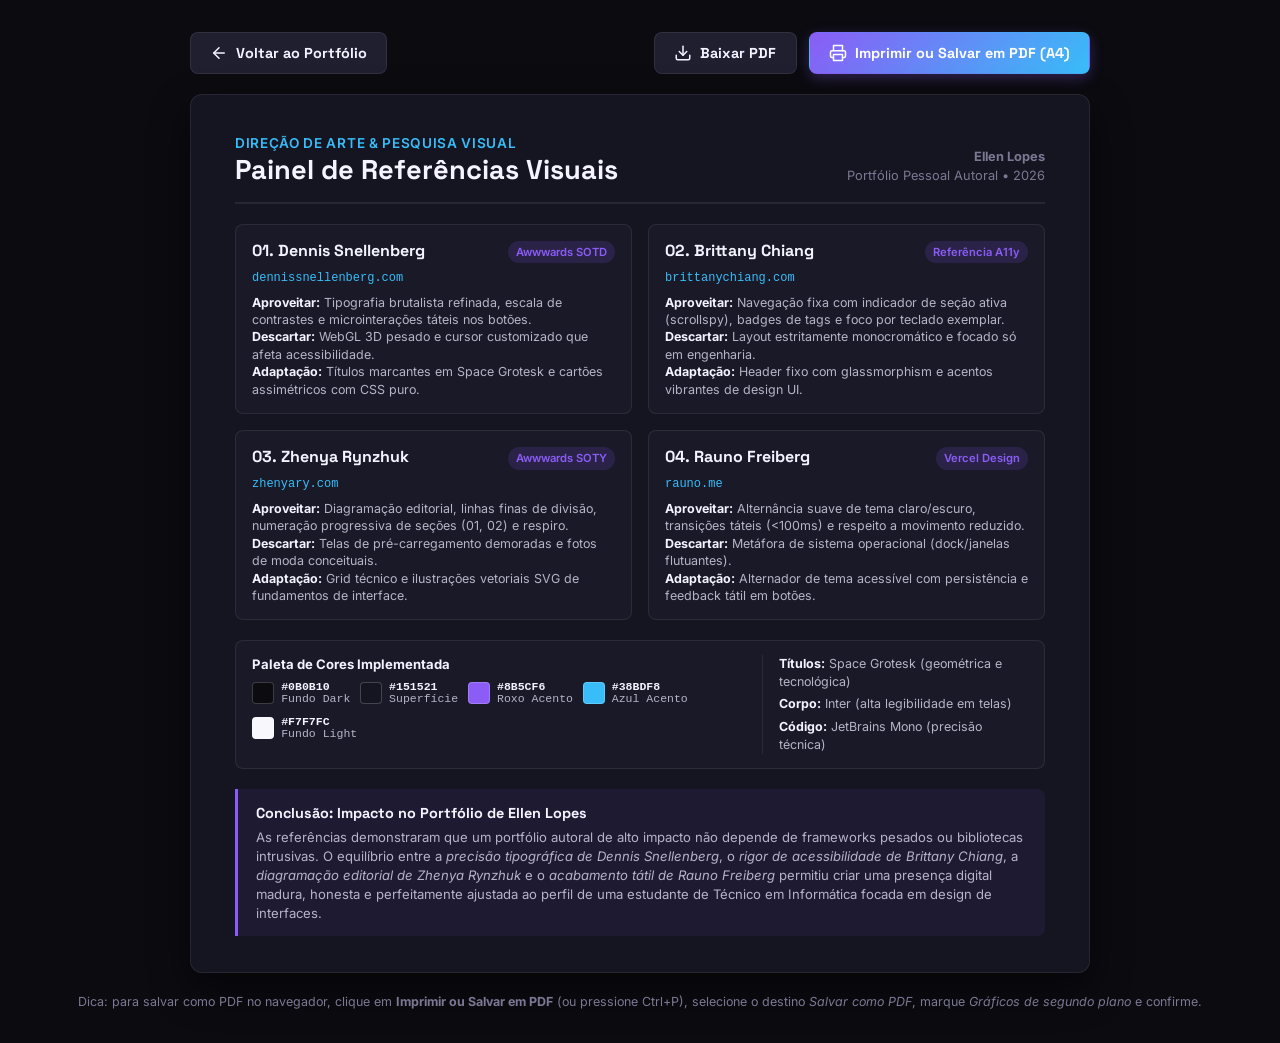
<file: referencias-visuais.html>
<!DOCTYPE html>
<html lang="pt-BR">
<head>
  <meta charset="UTF-8">
  <meta name="viewport" content="width=device-width, initial-scale=1.0">
  <title>Painel de Referências Visuais — Portfólio Ellen Lopes</title>
  <meta name="description" content="Documento de referências visuais reais verificadas do Awwwards e SiteInspire que fundamentaram o projeto de Ellen Lopes.">

  <!-- Favicon -->
  <link rel="icon" type="image/svg+xml" href="./assets/favicon.svg">

  <!-- Fontes -->
  <link rel="preconnect" href="https://fonts.googleapis.com">
  <link rel="preconnect" href="https://fonts.gstatic.com" crossorigin>
  <link href="https://fonts.googleapis.com/css2?family=Inter:wght@400;500;600;700&family=Space+Grotesk:wght@600;700&display=swap" rel="stylesheet">

  <style>
    *, *::before, *::after {
      box-sizing: border-box;
      margin: 0;
      padding: 0;
    }

    :root {
      --bg: #0B0B10;
      --sheet: #151521;
      --text-main: #F5F3FF;
      --text-sub: #B7B4C8;
      --text-muted: #7C7894;
      --purple: #8B5CF6;
      --blue: #38BDF8;
      --border: rgba(255, 255, 255, 0.08);
      --font-heading: 'Space Grotesk', system-ui, sans-serif;
      --font-body: 'Inter', system-ui, sans-serif;
    }

    body {
      background: var(--bg);
      color: var(--text-sub);
      font-family: var(--font-body);
      line-height: 1.45;
      padding: 2rem 1rem;
      display: flex;
      flex-direction: column;
      align-items: center;
    }

    /* Barra Superior */
    .action-bar {
      width: 100%;
      max-width: 900px;
      display: flex;
      justify-content: space-between;
      align-items: center;
      margin-bottom: 1.25rem;
      gap: 1rem;
      flex-wrap: wrap;
    }

    .btn {
      display: inline-flex;
      align-items: center;
      gap: 0.5rem;
      padding: 0.6rem 1.2rem;
      border-radius: 8px;
      font-family: var(--font-heading);
      font-size: 0.9rem;
      font-weight: 700;
      text-decoration: none;
      cursor: pointer;
      border: 1px solid transparent;
      transition: all 150ms ease;
    }

    .btn-back {
      background: #1F1F30;
      color: var(--text-main);
      border-color: var(--border);
    }

    .btn-back:hover {
      background: #2A2A42;
    }

    .btn-print {
      background: linear-gradient(135deg, #8B5CF6 0%, #38BDF8 100%);
      color: #FFFFFF;
      box-shadow: 0 4px 14px rgba(139, 92, 246, 0.3);
    }

    .btn-print:hover {
      transform: translateY(-2px);
    }

    /* Folha A4 Exata */
    .a4-sheet {
      width: 100%;
      max-width: 900px;
      background: var(--sheet);
      border: 1px solid var(--border);
      border-radius: 12px;
      padding: 2.25rem 2.75rem;
      box-shadow: 0 16px 40px rgba(0, 0, 0, 0.45);
    }

    /* Header do Documento */
    .doc-header {
      border-bottom: 2px solid var(--border);
      padding-bottom: 1rem;
      margin-bottom: 1.25rem;
      display: flex;
      justify-content: space-between;
      align-items: flex-end;
      gap: 1rem;
    }

    .doc-title {
      font-family: var(--font-heading);
      font-size: 1.7rem;
      font-weight: 700;
      color: var(--text-main);
      line-height: 1.15;
    }

    .doc-subtitle {
      font-size: 0.85rem;
      color: var(--blue);
      font-weight: 600;
      text-transform: uppercase;
      letter-spacing: 0.05em;
    }

    .doc-meta {
      font-size: 0.8rem;
      color: var(--text-muted);
      text-align: right;
    }

    /* Grid de Referências (2x2) */
    .refs-grid {
      display: grid;
      grid-template-columns: repeat(2, 1fr);
      gap: 1rem;
      margin-bottom: 1.25rem;
    }

    .ref-card {
      background: #191928;
      border: 1px solid var(--border);
      border-radius: 8px;
      padding: 0.9rem 1rem;
      display: flex;
      flex-direction: column;
      gap: 0.4rem;
    }

    .ref-header {
      display: flex;
      justify-content: space-between;
      align-items: baseline;
    }

    .ref-name {
      font-family: var(--font-heading);
      font-size: 1rem;
      font-weight: 700;
      color: var(--text-main);
    }

    .ref-badge {
      font-size: 0.7rem;
      padding: 0.2rem 0.5rem;
      border-radius: 9999px;
      background: rgba(139, 92, 246, 0.15);
      color: var(--purple);
      font-weight: 600;
    }

    .ref-url {
      font-size: 0.75rem;
      color: var(--blue);
      font-family: monospace;
      text-decoration: none;
      word-break: break-all;
    }

    .ref-body {
      font-size: 0.78rem;
      line-height: 1.4;
      color: var(--text-sub);
    }

    .ref-body strong {
      color: var(--text-main);
    }

    /* Seção da Paleta e Tipografia */
    .palette-section {
      display: grid;
      grid-template-columns: 1.3fr 0.7fr;
      gap: 1rem;
      margin-bottom: 1.25rem;
      padding: 0.9rem 1rem;
      background: #191928;
      border: 1px solid var(--border);
      border-radius: 8px;
    }

    .palette-swatches {
      display: flex;
      gap: 0.6rem;
      align-items: center;
      flex-wrap: wrap;
    }

    .swatch-item {
      display: flex;
      align-items: center;
      gap: 0.45rem;
    }

    .swatch-color {
      width: 22px;
      height: 22px;
      border-radius: 4px;
      border: 1px solid rgba(255, 255, 255, 0.2);
    }

    .swatch-info {
      font-size: 0.72rem;
      font-family: monospace;
      line-height: 1.1;
    }

    .swatch-name {
      font-weight: 700;
      color: var(--text-main);
    }

    .typography-info {
      display: flex;
      flex-direction: column;
      justify-content: center;
      gap: 0.25rem;
      border-left: 1px solid var(--border);
      padding-left: 1rem;
      font-size: 0.78rem;
    }

    .typography-info strong {
      color: var(--text-main);
    }

    /* Conclusão */
    .conclusion-box {
      border-left: 3px solid var(--purple);
      background: rgba(139, 92, 246, 0.08);
      padding: 0.85rem 1.1rem;
      border-radius: 0 8px 8px 0;
      font-size: 0.82rem;
      line-height: 1.45;
    }

    .conclusion-title {
      font-family: var(--font-heading);
      font-weight: 700;
      color: var(--text-main);
      margin-bottom: 0.25rem;
      font-size: 0.9rem;
    }

    /* Nota Como Salvar em PDF */
    .pdf-help-note {
      margin-top: 1.25rem;
      font-size: 0.78rem;
      color: var(--text-muted);
      text-align: center;
    }

    /* =========================================================================
       REGRAS DE IMPRESSÃO A4 (1 PÁGINA)
       ========================================================================= */
    @media print {
      body {
        background: #FFFFFF !important;
        color: #1F1F2E !important;
        padding: 0 !important;
      }

      .action-bar, .pdf-help-note {
        display: none !important;
      }

      .a4-sheet {
        background: #FFFFFF !important;
        border: none !important;
        box-shadow: none !important;
        padding: 0.8cm 1cm !important;
        max-width: 100% !important;
      }

      .doc-title, .ref-name, .swatch-name, .conclusion-title, strong {
        color: #000000 !important;
      }

      .doc-subtitle, .ref-url {
        color: #5B21B6 !important;
      }

      .doc-header {
        border-color: #D1D5DB !important;
      }

      .ref-card, .palette-section {
        background: #F9FAFB !important;
        border-color: #E5E7EB !important;
      }

      .ref-badge {
        background: #EDE9FE !important;
        color: #5B21B6 !important;
      }

      .conclusion-box {
        background: #F5F3FF !important;
        border-left-color: #7C3AED !important;
      }

      .swatch-color {
        border-color: #9CA3AF !important;
        -webkit-print-color-adjust: exact !important;
        print-color-adjust: exact !important;
      }

      @page {
        size: A4 portrait;
        margin: 0.8cm;
      }
    }

    @media (max-width: 700px) {
      .refs-grid {
        grid-template-columns: 1fr;
      }
      .palette-section {
        grid-template-columns: 1fr;
      }
      .typography-info {
        border-left: none;
        border-top: 1px solid var(--border);
        padding-left: 0;
        padding-top: 0.5rem;
      }
    }
  </style>
</head>
<body>

  <!-- Barra de Ações do Documento -->
  <header class="action-bar" role="banner">
    <a href="./index.html" class="btn btn-back">
      <svg width="18" height="18" viewBox="0 0 24 24" fill="none" stroke="currentColor" stroke-width="2" stroke-linecap="round" stroke-linejoin="round" aria-hidden="true">
        <line x1="19" y1="12" x2="5" y2="12"></line>
        <polyline points="12 19 5 12 12 5"></polyline>
      </svg>
      <span>Voltar ao Portfólio</span>
    </a>

    <div style="display: flex; gap: 0.75rem; flex-wrap: wrap;">
      <a href="./referencias-visuais.pdf" download="Referencias-Visuais-Ellen-Lopes.pdf" class="btn btn-back" title="Baixar arquivo PDF">
        <svg width="18" height="18" viewBox="0 0 24 24" fill="none" stroke="currentColor" stroke-width="2" stroke-linecap="round" stroke-linejoin="round" aria-hidden="true">
          <path d="M21 15v4a2 2 0 0 1-2 2H5a2 2 0 0 1-2-2v-4"></path>
          <polyline points="7 10 12 15 17 10"></polyline>
          <line x1="12" y1="15" x2="12" y2="3"></line>
        </svg>
        <span>Baixar PDF</span>
      </a>

      <button type="button" class="btn btn-print" onclick="window.print()">
        <svg width="18" height="18" viewBox="0 0 24 24" fill="none" stroke="currentColor" stroke-width="2" stroke-linecap="round" stroke-linejoin="round" aria-hidden="true">
          <polyline points="6 9 6 2 18 2 18 9"></polyline>
          <path d="M6 18H4a2 2 0 0 1-2-2v-5a2 2 0 0 1 2-2h16a2 2 0 0 1 2 2v5a2 2 0 0 1-2 2h-2"></path>
          <rect x="6" y="14" width="12" height="8"></rect>
        </svg>
        <span>Imprimir ou Salvar em PDF (A4)</span>
      </button>
    </div>
  </header>

  <!-- Folha A4 do Documento de Referências -->
  <main class="a4-sheet" id="referencias-a4">
    <!-- Cabeçalho -->
    <header class="doc-header">
      <div>
        <span class="doc-subtitle">Direção de Arte &amp; Pesquisa Visual</span>
        <h1 class="doc-title">Painel de Referências Visuais</h1>
      </div>
      <div class="doc-meta">
        <strong>Ellen Lopes</strong><br>
        Portfólio Pessoal Autoral • 2026
      </div>
    </header>

    <!-- As 4 Referências Reais Verificadas -->
    <section class="refs-grid" aria-label="Referências reais analisadas">
      <!-- Ref 1: Dennis Snellenberg -->
      <article class="ref-card">
        <div class="ref-header">
          <h2 class="ref-name">01. Dennis Snellenberg</h2>
          <span class="ref-badge">Awwwards SOTD</span>
        </div>
        <a href="https://dennissnellenberg.com/" class="ref-url" target="_blank" rel="noopener noreferrer">dennissnellenberg.com</a>
        <p class="ref-body">
          <strong>Aproveitar:</strong> Tipografia brutalista refinada, escala de contrastes e microinterações táteis nos botões.<br>
          <strong>Descartar:</strong> WebGL 3D pesado e cursor customizado que afeta acessibilidade.<br>
          <strong>Adaptação:</strong> Títulos marcantes em Space Grotesk e cartões assimétricos com CSS puro.
        </p>
      </article>

      <!-- Ref 2: Brittany Chiang -->
      <article class="ref-card">
        <div class="ref-header">
          <h2 class="ref-name">02. Brittany Chiang</h2>
          <span class="ref-badge">Referência A11y</span>
        </div>
        <a href="https://brittanychiang.com/" class="ref-url" target="_blank" rel="noopener noreferrer">brittanychiang.com</a>
        <p class="ref-body">
          <strong>Aproveitar:</strong> Navegação fixa com indicador de seção ativa (scrollspy), badges de tags e foco por teclado exemplar.<br>
          <strong>Descartar:</strong> Layout estritamente monocromático e focado só em engenharia.<br>
          <strong>Adaptação:</strong> Header fixo com glassmorphism e acentos vibrantes de design UI.
        </p>
      </article>

      <!-- Ref 3: Zhenya Rynzhuk -->
      <article class="ref-card">
        <div class="ref-header">
          <h2 class="ref-name">03. Zhenya Rynzhuk</h2>
          <span class="ref-badge">Awwwards SOTY</span>
        </div>
        <a href="https://zhenyary.com/" class="ref-url" target="_blank" rel="noopener noreferrer">zhenyary.com</a>
        <p class="ref-body">
          <strong>Aproveitar:</strong> Diagramação editorial, linhas finas de divisão, numeração progressiva de seções (01, 02) e respiro.<br>
          <strong>Descartar:</strong> Telas de pré-carregamento demoradas e fotos de moda conceituais.<br>
          <strong>Adaptação:</strong> Grid técnico e ilustrações vetoriais SVG de fundamentos de interface.
        </p>
      </article>

      <!-- Ref 4: Rauno Freiberg -->
      <article class="ref-card">
        <div class="ref-header">
          <h2 class="ref-name">04. Rauno Freiberg</h2>
          <span class="ref-badge">Vercel Design</span>
        </div>
        <a href="https://rauno.me/" class="ref-url" target="_blank" rel="noopener noreferrer">rauno.me</a>
        <p class="ref-body">
          <strong>Aproveitar:</strong> Alternância suave de tema claro/escuro, transições táteis (&lt;100ms) e respeito a movimento reduzido.<br>
          <strong>Descartar:</strong> Metáfora de sistema operacional (dock/janelas flutuantes).<br>
          <strong>Adaptação:</strong> Alternador de tema acessível com persistência e feedback tátil em botões.
        </p>
      </article>
    </section>

    <!-- Paleta de Cores e Tipografia -->
    <section class="palette-section" aria-label="Identidade cromática e tipográfica">
      <div>
        <strong style="display: block; font-size: 0.82rem; margin-bottom: 0.4rem; color: var(--text-main);">Paleta de Cores Implementada</strong>
        <div class="palette-swatches">
          <div class="swatch-item">
            <span class="swatch-color" style="background: #0B0B10;"></span>
            <div class="swatch-info"><span class="swatch-name">#0B0B10</span><br>Fundo Dark</div>
          </div>
          <div class="swatch-item">
            <span class="swatch-color" style="background: #151521;"></span>
            <div class="swatch-info"><span class="swatch-name">#151521</span><br>Superfície</div>
          </div>
          <div class="swatch-item">
            <span class="swatch-color" style="background: #8B5CF6;"></span>
            <div class="swatch-info"><span class="swatch-name">#8B5CF6</span><br>Roxo Acento</div>
          </div>
          <div class="swatch-item">
            <span class="swatch-color" style="background: #38BDF8;"></span>
            <div class="swatch-info"><span class="swatch-name">#38BDF8</span><br>Azul Acento</div>
          </div>
          <div class="swatch-item">
            <span class="swatch-color" style="background: #F7F7FC;"></span>
            <div class="swatch-info"><span class="swatch-name">#F7F7FC</span><br>Fundo Light</div>
          </div>
        </div>
      </div>

      <div class="typography-info">
        <div><strong>Títulos:</strong> Space Grotesk (geométrica e tecnológica)</div>
        <div><strong>Corpo:</strong> Inter (alta legibilidade em telas)</div>
        <div><strong>Código:</strong> JetBrains Mono (precisão técnica)</div>
      </div>
    </section>

    <!-- Conclusão Sintética -->
    <section class="conclusion-box" aria-labelledby="concl-title">
      <h2 class="conclusion-title" id="concl-title">Conclusão: Impacto no Portfólio de Ellen Lopes</h2>
      <p>
        As referências demonstraram que um portfólio autoral de alto impacto não depende de frameworks pesados ou bibliotecas intrusivas. O equilíbrio entre a <em>precisão tipográfica de Dennis Snellenberg</em>, o <em>rigor de acessibilidade de Brittany Chiang</em>, a <em>diagramação editorial de Zhenya Rynzhuk</em> e o <em>acabamento tátil de Rauno Freiberg</em> permitiu criar uma presença digital madura, honesta e perfeitamente ajustada ao perfil de uma estudante de Técnico em Informática focada em design de interfaces.
      </p>
    </section>
  </main>

  <p class="pdf-help-note">
    Dica: para salvar como PDF no navegador, clique em <strong>Imprimir ou Salvar em PDF</strong> (ou pressione Ctrl+P), selecione o destino <em>Salvar como PDF</em>, marque <em>Gráficos de segundo plano</em> e confirme.
  </p>

</body>
</html>
</file>
<file: style.css>
/* ==========================================================================
   PORTFÓLIO AUTORAL — ELLEN LOPES
   Design Editorial e Tecnológico // Vanilla CSS
   Diretrizes WCAG AA e Performance Pura
   ========================================================================== */

/* --------------------------------------------------------------------------
   1. DESIGN TOKENS & VARIÁVEIS
   -------------------------------------------------------------------------- */
:root {
  /* Paleta Base (Modo Escuro Padrão) */
  --bg-base: #0B0B10;
  --bg-surface: #151521;
  --bg-surface-elevated: #1F1F30;
  --bg-surface-card: rgba(21, 21, 33, 0.85);
  
  --text-primary: #F5F3FF;
  --text-secondary: #B7B4C8;
  --text-muted: #7C7894;
  
  --border-subtle: rgba(255, 255, 255, 0.08);
  --border-strong: rgba(255, 255, 255, 0.16);
  --border-accent: rgba(139, 92, 246, 0.4);

  /* Cores de Acento */
  --accent-purple: #8B5CF6;
  --accent-purple-hover: #7C3AED;
  --accent-purple-glow: rgba(139, 92, 246, 0.25);
  --accent-blue: #38BDF8;
  --accent-blue-hover: #0EA5E9;
  --accent-blue-glow: rgba(56, 189, 248, 0.2);

  --accent-gradient: linear-gradient(135deg, #8B5CF6 0%, #38BDF8 100%);
  --accent-gradient-glow: linear-gradient(135deg, rgba(139, 92, 246, 0.2) 0%, rgba(56, 189, 248, 0.2) 100%);

  /* Feedback Semântico */
  --color-success: #10B981;
  --color-error: #F87171;
  --color-warning: #F59E0B;

  /* Tipografia */
  --font-heading: 'Space Grotesk', system-ui, -apple-system, BlinkMacSystemFont, 'Segoe UI', Roboto, sans-serif;
  --font-body: 'Inter', system-ui, -apple-system, BlinkMacSystemFont, 'Segoe UI', Roboto, sans-serif;
  --font-mono: 'JetBrains Mono', 'Consolas', monospace;

  /* Escala de Espaçamento e Layout */
  --container-max: 1200px;
  --section-spacing: clamp(4.5rem, 8vw, 7.5rem);
  --radius-sm: 6px;
  --radius-md: 12px;
  --radius-lg: 20px;
  --radius-full: 9999px;

  /* Transições Táteis */
  --transition-fast: 150ms cubic-bezier(0.16, 1, 0.3, 1);
  --transition-normal: 250ms cubic-bezier(0.16, 1, 0.3, 1);
  --transition-theme: 300ms ease;

  /* Sombras */
  --shadow-sm: 0 2px 8px rgba(0, 0, 0, 0.2);
  --shadow-md: 0 8px 24px rgba(0, 0, 0, 0.35);
  --shadow-glow: 0 0 35px var(--accent-purple-glow);
}

/* --------------------------------------------------------------------------
   2. TEMA CLARO (LIGHT MODE)
   -------------------------------------------------------------------------- */
[data-theme="light"] {
  --bg-base: #F7F7FC;
  --bg-surface: #FFFFFF;
  --bg-surface-elevated: #EDEDF6;
  --bg-surface-card: rgba(255, 255, 255, 0.92);

  --text-primary: #191526;
  --text-secondary: #4E4A62;
  --text-muted: #827E96;

  --border-subtle: rgba(0, 0, 0, 0.08);
  --border-strong: rgba(0, 0, 0, 0.16);
  --border-accent: rgba(139, 92, 246, 0.5);

  --accent-purple: #7C3AED;
  --accent-purple-hover: #6D28D9;
  --accent-purple-glow: rgba(124, 58, 237, 0.15);
  --accent-blue: #0284C7;
  --accent-blue-hover: #0369A1;

  --shadow-sm: 0 2px 8px rgba(25, 21, 38, 0.06);
  --shadow-md: 0 8px 24px rgba(25, 21, 38, 0.08);
  --shadow-glow: 0 0 35px rgba(124, 58, 237, 0.12);
}

/* --------------------------------------------------------------------------
   3. RESET & ESTILOS BASE
   -------------------------------------------------------------------------- */
*, *::before, *::after {
  box-sizing: border-box;
  margin: 0;
  padding: 0;
}

html {
  scroll-behavior: smooth;
  font-size: 100%;
  -webkit-text-size-adjust: 100%;
}

body {
  font-family: var(--font-body);
  background-color: var(--bg-base);
  color: var(--text-secondary);
  line-height: 1.65;
  transition: background-color var(--transition-theme), color var(--transition-theme);
  overflow-x: hidden;
  min-height: 100vh;
}

/* Background Grid Sutil Decorativo */
body::before {
  content: '';
  position: fixed;
  inset: 0;
  background-image: 
    radial-gradient(circle at 50% 0%, var(--accent-purple-glow) 0%, transparent 60%),
    linear-gradient(to right, var(--border-subtle) 1px, transparent 1px),
    linear-gradient(to bottom, var(--border-subtle) 1px, transparent 1px);
  background-size: 100% 100%, 48px 48px, 48px 48px;
  pointer-events: none;
  z-index: -1;
  opacity: 0.6;
}

/* Tipografia Base */
h1, h2, h3, h4 {
  font-family: var(--font-heading);
  color: var(--text-primary);
  font-weight: 700;
  line-height: 1.15;
  letter-spacing: -0.02em;
}

p {
  margin-bottom: 1.25rem;
}

p:last-child {
  margin-bottom: 0;
}

a {
  color: var(--accent-blue);
  text-decoration: none;
  transition: color var(--transition-fast);
}

a:hover {
  color: var(--accent-purple);
}

img, svg {
  display: block;
  max-width: 100%;
  height: auto;
}

/* --------------------------------------------------------------------------
   4. ACESSIBILIDADE E FOCO (WCAG AA)
   -------------------------------------------------------------------------- */
/* Skip Link para navegação rápida por teclado */
.skip-link {
  position: absolute;
  top: -100px;
  left: 1.5rem;
  background: var(--accent-purple);
  color: #FFFFFF;
  padding: 0.75rem 1.25rem;
  border-radius: var(--radius-md);
  font-family: var(--font-heading);
  font-weight: 700;
  font-size: 0.95rem;
  z-index: 9999;
  transition: top var(--transition-fast);
  box-shadow: var(--shadow-md);
}

.skip-link:focus {
  top: 1.5rem;
  outline: 3px solid #FFFFFF;
  outline-offset: 2px;
}

/* Indicador de foco padrão para teclado */
:focus-visible {
  outline: 2px solid var(--accent-purple);
  outline-offset: 3px;
}

button:focus:not(:focus-visible),
a:focus:not(:focus-visible),
input:focus:not(:focus-visible),
textarea:focus:not(:focus-visible) {
  outline: none;
}

/* Respeito à preferência de Movimento Reduzido */
@media (prefers-reduced-motion: reduce) {
  html {
    scroll-behavior: auto !important;
  }
  
  *, *::before, *::after {
    animation-duration: 0.01ms !important;
    animation-iteration-count: 1 !important;
    transition-duration: 0.01ms !important;
    scroll-behavior: auto !important;
  }

  .reveal {
    opacity: 1 !important;
    transform: none !important;
  }
}

/* Utilitário para Leitores de Tela */
.sr-only {
  position: absolute;
  width: 1px;
  height: 1px;
  padding: 0;
  margin: -1px;
  overflow: hidden;
  clip: rect(0, 0, 0, 0);
  white-space: nowrap;
  border: 0;
}

/* Container Principal */
.container {
  width: 100%;
  max-width: var(--container-max);
  margin-inline: auto;
  padding-inline: clamp(1.25rem, 4vw, 2.5rem);
}

/* --------------------------------------------------------------------------
   5. CABEÇALHO & NAVEGAÇÃO FIXA
   -------------------------------------------------------------------------- */
.site-header {
  position: fixed;
  top: 0;
  left: 0;
  right: 0;
  z-index: 1000;
  background-color: rgba(11, 11, 16, 0.75);
  backdrop-filter: blur(14px);
  -webkit-backdrop-filter: blur(14px);
  border-bottom: 1px solid var(--border-subtle);
  transition: background-color var(--transition-theme), border-color var(--transition-theme);
}

[data-theme="light"] .site-header {
  background-color: rgba(247, 247, 252, 0.85);
}

.header-container {
  display: flex;
  align-items: center;
  justify-content: space-between;
  height: 4.75rem;
}

/* Logo da Marca */
.brand-logo {
  display: flex;
  align-items: center;
  gap: 0.75rem;
  color: var(--text-primary);
  font-family: var(--font-heading);
  font-size: 1.25rem;
  font-weight: 700;
  letter-spacing: -0.01em;
}

.brand-logo:hover {
  color: var(--text-primary);
}

.brand-mark {
  width: 2.25rem;
  height: 2.25rem;
  background: var(--accent-gradient);
  border-radius: var(--radius-sm);
  display: flex;
  align-items: center;
  justify-content: center;
  color: #FFFFFF;
  font-size: 0.95rem;
  font-weight: 800;
  box-shadow: 0 4px 12px var(--accent-purple-glow);
}

.brand-meta {
  display: flex;
  flex-direction: column;
}

.brand-name {
  line-height: 1.1;
}

.brand-role {
  font-size: 0.75rem;
  font-family: var(--font-mono);
  color: var(--accent-blue);
  font-weight: 500;
  letter-spacing: 0.05em;
  text-transform: uppercase;
}

/* Menu de Navegação Desktop */
.nav-desktop {
  display: flex;
  align-items: center;
  gap: 2rem;
}

.nav-links {
  display: flex;
  align-items: center;
  list-style: none;
  gap: 1.5rem;
}

.nav-link {
  font-family: var(--font-heading);
  font-size: 0.95rem;
  font-weight: 600;
  color: var(--text-secondary);
  padding: 0.5rem 0.75rem;
  border-radius: var(--radius-sm);
  position: relative;
  transition: color var(--transition-fast), background-color var(--transition-fast);
}

.nav-link:hover {
  color: var(--text-primary);
}

/* Indicador de Seção Ativa (ScrollSpy) */
.nav-link.active {
  color: var(--text-primary);
}

.nav-link.active::after {
  content: '';
  position: absolute;
  bottom: 0;
  left: 0.75rem;
  right: 0.75rem;
  height: 2px;
  background: var(--accent-gradient);
  border-radius: var(--radius-full);
}

/* Controles de Ação do Header */
.header-actions {
  display: flex;
  align-items: center;
  gap: 0.85rem;
}

/* Alternador de Tema */
.theme-toggle {
  background: var(--bg-surface);
  border: 1px solid var(--border-subtle);
  color: var(--text-secondary);
  width: 2.5rem;
  height: 2.5rem;
  border-radius: var(--radius-md);
  display: flex;
  align-items: center;
  justify-content: center;
  cursor: pointer;
  transition: border-color var(--transition-fast), color var(--transition-fast), background-color var(--transition-fast), transform var(--transition-fast);
}

.theme-toggle:hover {
  border-color: var(--border-accent);
  color: var(--text-primary);
  transform: translateY(-1px);
}

.theme-icon {
  width: 1.25rem;
  height: 1.25rem;
  stroke: currentColor;
  stroke-width: 2;
  stroke-linecap: round;
  stroke-linejoin: round;
  fill: none;
}

/* Botão Hambúrguer Mobile */
.mobile-toggle {
  display: none;
  background: var(--bg-surface);
  border: 1px solid var(--border-subtle);
  color: var(--text-primary);
  width: 2.6rem;
  height: 2.6rem;
  border-radius: var(--radius-md);
  align-items: center;
  justify-content: center;
  cursor: pointer;
  padding: 0.5rem;
}

.hamburger-line {
  display: block;
  width: 18px;
  height: 2px;
  background: currentColor;
  border-radius: 1px;
  transition: transform var(--transition-normal), opacity var(--transition-normal);
}

.hamburger-line + .hamburger-line {
  margin-top: 5px;
}

/* Estado Aberto do Botão Hambúrguer */
.mobile-toggle[aria-expanded="true"] .hamburger-line:nth-child(1) {
  transform: translateY(7px) rotate(45deg);
}

.mobile-toggle[aria-expanded="true"] .hamburger-line:nth-child(2) {
  opacity: 0;
}

.mobile-toggle[aria-expanded="true"] .hamburger-line:nth-child(3) {
  transform: translateY(-7px) rotate(-45deg);
}

/* Gaveta Móvel (Mobile Menu Drawer) */
.mobile-drawer {
  display: none;
  position: fixed;
  top: 4.75rem;
  left: 0;
  right: 0;
  bottom: 0;
  background: var(--bg-base);
  border-bottom: 1px solid var(--border-subtle);
  padding: 2rem 1.5rem;
  flex-direction: column;
  justify-content: space-between;
  overflow-y: auto;
  z-index: 999;
  transform: translateY(-100%);
  opacity: 0;
  transition: transform var(--transition-normal), opacity var(--transition-normal);
}

.mobile-drawer.open {
  transform: translateY(0);
  opacity: 1;
}

.mobile-nav-links {
  list-style: none;
  display: flex;
  flex-direction: column;
  gap: 1.25rem;
}

.mobile-nav-link {
  font-family: var(--font-heading);
  font-size: 1.5rem;
  font-weight: 700;
  color: var(--text-secondary);
  display: block;
  padding: 0.5rem 0;
  border-bottom: 1px solid var(--border-subtle);
}

.mobile-nav-link.active,
.mobile-nav-link:hover {
  color: var(--text-primary);
  border-bottom-color: var(--accent-purple);
}

.mobile-drawer-footer {
  margin-top: 2rem;
  display: flex;
  flex-direction: column;
  gap: 1rem;
}

/* --------------------------------------------------------------------------
   6. BOTÕES & ELEMENTOS INTERATIVOS
   -------------------------------------------------------------------------- */
.btn {
  display: inline-flex;
  align-items: center;
  justify-content: center;
  gap: 0.6rem;
  font-family: var(--font-heading);
  font-weight: 700;
  font-size: 0.95rem;
  padding: 0.85rem 1.6rem;
  border-radius: var(--radius-md);
  border: 1px solid transparent;
  cursor: pointer;
  text-decoration: none;
  transition: transform var(--transition-fast), box-shadow var(--transition-fast), background-color var(--transition-fast), border-color var(--transition-fast), color var(--transition-fast);
  white-space: nowrap;
}

.btn:active {
  transform: scale(0.98);
}

.btn-primary {
  background: var(--accent-gradient);
  color: #FFFFFF;
  box-shadow: 0 4px 16px var(--accent-purple-glow);
}

.btn-primary:hover {
  color: #FFFFFF;
  box-shadow: 0 6px 22px rgba(139, 92, 246, 0.4);
  transform: translateY(-2px);
}

.btn-secondary {
  background: var(--bg-surface);
  color: var(--text-primary);
  border-color: var(--border-strong);
}

.btn-secondary:hover {
  background: var(--bg-surface-elevated);
  border-color: var(--accent-purple);
  color: var(--text-primary);
  transform: translateY(-2px);
}

.btn-ghost {
  background: transparent;
  color: var(--text-secondary);
  border-color: var(--border-subtle);
}

.btn-ghost:hover {
  color: var(--text-primary);
  background: var(--bg-surface);
  border-color: var(--border-strong);
}

.btn-sm {
  padding: 0.55rem 1.1rem;
  font-size: 0.85rem;
}

.btn-icon {
  width: 1.1rem;
  height: 1.1rem;
  stroke: currentColor;
  stroke-width: 2.2;
  stroke-linecap: round;
  stroke-linejoin: round;
  fill: none;
}

/* Badges e Tags */
.badge {
  display: inline-flex;
  align-items: center;
  gap: 0.4rem;
  padding: 0.35rem 0.75rem;
  border-radius: var(--radius-full);
  font-family: var(--font-mono);
  font-size: 0.75rem;
  font-weight: 600;
  letter-spacing: 0.02em;
  background: var(--bg-surface-elevated);
  color: var(--text-secondary);
  border: 1px solid var(--border-subtle);
}

.badge-accent {
  background: rgba(139, 92, 246, 0.12);
  color: var(--accent-purple);
  border-color: var(--border-accent);
}

.badge-cyan {
  background: rgba(56, 189, 248, 0.12);
  color: var(--accent-blue);
  border-color: rgba(56, 189, 248, 0.3);
}

.badge-dot {
  width: 6px;
  height: 6px;
  border-radius: 50%;
  background: currentColor;
}

/* --------------------------------------------------------------------------
   7. SEÇÃO HERO (#inicio)
   -------------------------------------------------------------------------- */
.hero-section {
  padding-top: calc(4.75rem + 3.5rem);
  padding-bottom: clamp(3rem, 6vw, 6rem);
  position: relative;
  overflow: hidden;
}

.hero-grid {
  display: grid;
  grid-template-columns: 1.15fr 0.85fr;
  align-items: center;
  gap: clamp(2rem, 5vw, 4.5rem);
}

.hero-meta-badge {
  display: inline-flex;
  align-items: center;
  gap: 0.6rem;
  padding: 0.4rem 0.9rem;
  border-radius: var(--radius-full);
  background: var(--bg-surface);
  border: 1px solid var(--border-subtle);
  margin-bottom: 1.5rem;
  font-family: var(--font-mono);
  font-size: 0.8rem;
  color: var(--text-secondary);
}

.hero-meta-badge .status-ping {
  position: relative;
  width: 8px;
  height: 8px;
  border-radius: 50%;
  background-color: var(--color-success);
}

.hero-meta-badge .status-ping::after {
  content: '';
  position: absolute;
  inset: -3px;
  border-radius: 50%;
  background-color: var(--color-success);
  opacity: 0.5;
  animation: ping 2s cubic-bezier(0, 0, 0.2, 1) infinite;
}

@keyframes ping {
  75%, 100% {
    transform: scale(2);
    opacity: 0;
  }
}

.hero-title {
  font-size: clamp(2.4rem, 5.5vw, 4.25rem);
  line-height: 1.08;
  margin-bottom: 1.25rem;
  letter-spacing: -0.03em;
}

.hero-title .gradient-text {
  background: var(--accent-gradient);
  -webkit-background-clip: text;
  -webkit-text-fill-color: transparent;
  display: inline-block;
}

.hero-tagline {
  font-size: clamp(1.1rem, 2vw, 1.35rem);
  color: var(--text-secondary);
  max-width: 540px;
  margin-bottom: 2.25rem;
  font-weight: 400;
  line-height: 1.5;
}

.hero-actions {
  display: flex;
  flex-wrap: wrap;
  align-items: center;
  gap: 1rem;
  margin-bottom: 2.5rem;
}

.hero-credentials {
  display: flex;
  flex-wrap: wrap;
  gap: 1.5rem;
  padding-top: 1.75rem;
  border-top: 1px solid var(--border-subtle);
}

.credential-item {
  display: flex;
  flex-direction: column;
}

.credential-label {
  font-size: 0.75rem;
  font-family: var(--font-mono);
  color: var(--text-muted);
  text-transform: uppercase;
  letter-spacing: 0.05em;
}

.credential-value {
  font-size: 0.95rem;
  font-family: var(--font-heading);
  font-weight: 700;
  color: var(--text-primary);
}

/* Gráfico Visual do Hero */
.hero-visual-wrapper {
  position: relative;
  display: flex;
  align-items: center;
  justify-content: center;
}

.hero-visual-container {
  width: 100%;
  max-width: 520px;
  aspect-ratio: 540 / 440;
  position: relative;
  filter: drop-shadow(0 20px 40px rgba(0, 0, 0, 0.4));
  transition: transform var(--transition-normal);
}

.hero-visual-container:hover {
  transform: translateY(-4px);
}

/* --------------------------------------------------------------------------
   8. CABEÇALHOS DE SEÇÃO EDITORIAL
   -------------------------------------------------------------------------- */
.section-wrapper {
  padding-block: var(--section-spacing);
  position: relative;
}

.section-wrapper + .section-wrapper {
  border-top: 1px solid var(--border-subtle);
}

.section-header {
  margin-bottom: clamp(2.5rem, 5vw, 4rem);
}

.section-counter {
  font-family: var(--font-mono);
  font-size: 0.85rem;
  font-weight: 600;
  color: var(--accent-purple);
  letter-spacing: 0.1em;
  text-transform: uppercase;
  display: inline-block;
  margin-bottom: 0.6rem;
}

.section-title {
  font-size: clamp(2rem, 3.8vw, 3rem);
  margin-bottom: 1rem;
}

.section-lead {
  font-size: clamp(1.05rem, 1.6vw, 1.25rem);
  color: var(--text-secondary);
  max-width: 680px;
}

/* --------------------------------------------------------------------------
   9. SEÇÃO SOBRE MIM (#sobre)
   -------------------------------------------------------------------------- */
.about-grid {
  display: grid;
  grid-template-columns: 1.1fr 0.9fr;
  gap: clamp(2rem, 5vw, 4rem);
  align-items: start;
}

.about-text-column p {
  font-size: 1.05rem;
  color: var(--text-secondary);
  margin-bottom: 1.25rem;
}

.about-highlight-box {
  background: var(--bg-surface);
  border: 1px solid var(--border-subtle);
  border-left: 4px solid var(--accent-purple);
  padding: 1.5rem;
  border-radius: var(--radius-md);
  margin-top: 1.75rem;
}

.about-highlight-box h3 {
  font-size: 1.15rem;
  margin-bottom: 0.5rem;
}

/* Grade de Tecnologias */
.tech-stack-card {
  background: var(--bg-surface);
  border: 1px solid var(--border-subtle);
  border-radius: var(--radius-lg);
  padding: clamp(1.5rem, 3vw, 2.25rem);
  box-shadow: var(--shadow-sm);
}

.tech-stack-title {
  font-size: 1.25rem;
  margin-bottom: 1.5rem;
  display: flex;
  align-items: center;
  justify-content: space-between;
}

.tech-grid {
  display: grid;
  grid-template-columns: repeat(2, 1fr);
  gap: 1rem;
}

.tech-item {
  background: var(--bg-surface-elevated);
  border: 1px solid var(--border-subtle);
  border-radius: var(--radius-md);
  padding: 1.25rem;
  transition: transform var(--transition-fast), border-color var(--transition-fast);
}

.tech-item:hover {
  transform: translateY(-2px);
  border-color: var(--border-accent);
}

.tech-item-header {
  display: flex;
  align-items: center;
  justify-content: space-between;
  margin-bottom: 0.5rem;
}

.tech-item-name {
  font-family: var(--font-heading);
  font-size: 1.1rem;
  font-weight: 700;
  color: var(--text-primary);
}

.tech-item-category {
  font-family: var(--font-mono);
  font-size: 0.7rem;
  color: var(--accent-blue);
  text-transform: uppercase;
}

.tech-item-desc {
  font-size: 0.85rem;
  color: var(--text-secondary);
  line-height: 1.45;
}

/* --------------------------------------------------------------------------
   10. GALERIA DE PROJETOS (#projetos)
   -------------------------------------------------------------------------- */
.projects-editorial-grid {
  display: flex;
  flex-direction: column;
  gap: 3rem;
}

/* Card Principal em Destaque (E-commerce Infantil) */
.project-featured-card {
  background: var(--bg-surface-card);
  border: 1px solid var(--border-strong);
  border-radius: var(--radius-lg);
  overflow: hidden;
  box-shadow: var(--shadow-md);
  transition: transform var(--transition-fast), border-color var(--transition-fast), box-shadow var(--transition-fast);
}

.project-featured-card:hover {
  border-color: var(--border-accent);
  box-shadow: var(--shadow-glow);
}

.featured-card-grid {
  display: grid;
  grid-template-columns: 1.15fr 0.85fr;
  align-items: center;
}

.featured-visual-pane {
  background: var(--bg-base);
  padding: clamp(1.25rem, 3vw, 2.5rem);
  border-right: 1px solid var(--border-subtle);
  display: flex;
  align-items: center;
  justify-content: center;
}

.featured-visual-container {
  width: 100%;
  aspect-ratio: 600 / 360;
  border-radius: var(--radius-md);
  overflow: hidden;
  box-shadow: 0 10px 30px rgba(0, 0, 0, 0.4);
}

.featured-content-pane {
  padding: clamp(2rem, 4vw, 3rem);
  display: flex;
  flex-direction: column;
  gap: 1.25rem;
}

.project-meta-row {
  display: flex;
  flex-wrap: wrap;
  align-items: center;
  gap: 0.75rem;
}

.project-card-title {
  font-size: clamp(1.6rem, 2.5vw, 2.2rem);
  color: var(--text-primary);
}

.project-card-desc {
  font-size: 1rem;
  color: var(--text-secondary);
  line-height: 1.6;
}

.project-specs-list {
  list-style: none;
  display: flex;
  flex-direction: column;
  gap: 0.5rem;
  padding: 1rem;
  background: var(--bg-surface-elevated);
  border-radius: var(--radius-md);
  border: 1px solid var(--border-subtle);
}

.project-spec-item {
  display: flex;
  align-items: center;
  gap: 0.6rem;
  font-size: 0.85rem;
  color: var(--text-secondary);
}

.project-spec-item svg {
  width: 1rem;
  height: 1rem;
  color: var(--accent-purple);
  flex-shrink: 0;
}

.project-tags-row {
  display: flex;
  flex-wrap: wrap;
  gap: 0.5rem;
}

.project-actions-row {
  display: flex;
  flex-wrap: wrap;
  align-items: center;
  gap: 1rem;
  margin-top: 0.5rem;
}

/* Grade de Projetos Secundários (2 colunas) */
.projects-subgrid {
  display: grid;
  grid-template-columns: repeat(2, 1fr);
  gap: 2rem;
}

.project-subcard {
  background: var(--bg-surface-card);
  border: 1px solid var(--border-subtle);
  border-radius: var(--radius-lg);
  padding: clamp(1.5rem, 3vw, 2.25rem);
  display: flex;
  flex-direction: column;
  justify-content: space-between;
  gap: 1.5rem;
  transition: transform var(--transition-fast), border-color var(--transition-fast);
}

.project-subcard:hover {
  transform: translateY(-3px);
  border-color: var(--border-accent);
}

.subcard-visual {
  width: 100%;
  aspect-ratio: 600 / 360;
  border-radius: var(--radius-md);
  overflow: hidden;
  background: var(--bg-base);
  border: 1px solid var(--border-subtle);
}

.subcard-content h3 {
  font-size: 1.4rem;
  margin-bottom: 0.75rem;
}

.subcard-content p {
  font-size: 0.95rem;
  color: var(--text-secondary);
}

/* --------------------------------------------------------------------------
   11. SEÇÃO DE CONTATO (#contato)
   -------------------------------------------------------------------------- */
.contact-grid {
  display: grid;
  grid-template-columns: 0.95fr 1.05fr;
  gap: clamp(2.5rem, 6vw, 5rem);
  align-items: start;
}

.contact-info-col h3 {
  font-size: 1.6rem;
  margin-bottom: 1rem;
}

.contact-channels-list {
  list-style: none;
  display: flex;
  flex-direction: column;
  gap: 1.25rem;
  margin-block: 2rem;
}

.contact-channel-item {
  display: flex;
  align-items: flex-start;
  gap: 1rem;
  background: var(--bg-surface);
  border: 1px solid var(--border-subtle);
  border-radius: var(--radius-md);
  padding: 1.25rem;
  transition: border-color var(--transition-fast);
}

.contact-channel-item:hover {
  border-color: var(--border-accent);
}

.channel-icon-box {
  width: 2.75rem;
  height: 2.75rem;
  background: var(--bg-surface-elevated);
  border-radius: var(--radius-sm);
  display: flex;
  align-items: center;
  justify-content: center;
  color: var(--accent-purple);
  flex-shrink: 0;
}

.channel-icon-box svg {
  width: 1.35rem;
  height: 1.35rem;
}

.channel-details {
  display: flex;
  flex-direction: column;
}

.channel-title {
  font-size: 0.8rem;
  font-family: var(--font-mono);
  color: var(--text-muted);
  text-transform: uppercase;
}

.channel-link {
  font-family: var(--font-heading);
  font-weight: 700;
  font-size: 1.05rem;
  color: var(--text-primary);
  word-break: break-all;
}

.channel-link:hover {
  color: var(--accent-purple);
}

.contact-transparency-note {
  background: var(--bg-surface-elevated);
  border: 1px dashed var(--border-strong);
  border-radius: var(--radius-md);
  padding: 1.25rem;
  font-size: 0.85rem;
  color: var(--text-secondary);
}

.contact-transparency-note strong {
  color: var(--text-primary);
}

/* Formulário de Contato */
.contact-form-card {
  background: var(--bg-surface);
  border: 1px solid var(--border-subtle);
  border-radius: var(--radius-lg);
  padding: clamp(1.75rem, 4vw, 2.5rem);
  box-shadow: var(--shadow-sm);
}

.form-group {
  margin-bottom: 1.5rem;
  display: flex;
  flex-direction: column;
}

.form-label {
  font-family: var(--font-heading);
  font-size: 0.9rem;
  font-weight: 600;
  color: var(--text-primary);
  margin-bottom: 0.5rem;
  display: flex;
  align-items: center;
  justify-content: space-between;
}

.form-label .required-indicator {
  color: var(--accent-purple);
}

.form-input,
.form-textarea {
  width: 100%;
  background: var(--bg-base);
  border: 1px solid var(--border-strong);
  border-radius: var(--radius-md);
  padding: 0.85rem 1.1rem;
  font-family: var(--font-body);
  font-size: 0.95rem;
  color: var(--text-primary);
  transition: border-color var(--transition-fast), box-shadow var(--transition-fast);
}

.form-input:focus,
.form-textarea:focus {
  border-color: var(--accent-purple);
  box-shadow: 0 0 0 3px var(--accent-purple-glow);
  outline: none;
}

.form-input.input-error,
.form-textarea.input-error {
  border-color: var(--color-error);
}

.form-error-msg {
  font-size: 0.8rem;
  color: var(--color-error);
  margin-top: 0.35rem;
  min-height: 1.1rem;
}

.form-status-alert {
  padding: 1rem;
  border-radius: var(--radius-md);
  margin-bottom: 1.5rem;
  font-size: 0.9rem;
  display: none;
}

.form-status-alert.visible {
  display: block;
}

.form-status-alert.info {
  background: rgba(56, 189, 248, 0.12);
  border: 1px solid rgba(56, 189, 248, 0.3);
  color: var(--text-primary);
}

/* --------------------------------------------------------------------------
   12. RODAPÉ (FOOTER)
   -------------------------------------------------------------------------- */
.site-footer {
  border-top: 1px solid var(--border-subtle);
  background: var(--bg-surface);
  padding-block: 3.5rem 2.5rem;
}

.footer-grid {
  display: flex;
  flex-wrap: wrap;
  align-items: center;
  justify-content: space-between;
  gap: 2rem;
  margin-bottom: 2.5rem;
}

.footer-nav {
  display: flex;
  flex-wrap: wrap;
  gap: 1.5rem;
  list-style: none;
}

.footer-nav a {
  font-family: var(--font-heading);
  font-size: 0.9rem;
  font-weight: 600;
  color: var(--text-secondary);
}

.footer-nav a:hover {
  color: var(--text-primary);
}

.footer-bottom {
  display: flex;
  flex-wrap: wrap;
  align-items: center;
  justify-content: space-between;
  gap: 1rem;
  padding-top: 2rem;
  border-top: 1px solid var(--border-subtle);
  font-size: 0.85rem;
  color: var(--text-muted);
}

/* --------------------------------------------------------------------------
   13. ANIMAÇÕES AO ROLAR (REVEAL)
   -------------------------------------------------------------------------- */
.reveal {
  opacity: 0;
  transform: translateY(24px);
  transition: opacity 600ms cubic-bezier(0.16, 1, 0.3, 1), transform 600ms cubic-bezier(0.16, 1, 0.3, 1);
}

.reveal.revealed {
  opacity: 1;
  transform: translateY(0);
}

/* --------------------------------------------------------------------------
   14. RESPONSIVIDADE E BREAKPOINTS
   -------------------------------------------------------------------------- */
/* Tablets e Telas Médias (<= 992px) */
@media (max-width: 992px) {
  .hero-grid {
    grid-template-columns: 1fr;
    text-align: left;
  }

  .hero-visual-wrapper {
    max-width: 480px;
    margin-inline: auto;
  }

  .about-grid {
    grid-template-columns: 1fr;
  }

  .featured-card-grid {
    grid-template-columns: 1fr;
  }

  .featured-visual-pane {
    border-right: none;
    border-bottom: 1px solid var(--border-subtle);
  }

  .contact-grid {
    grid-template-columns: 1fr;
  }
}

/* Dispositivos Móveis (<= 768px) */
@media (max-width: 768px) {
  .nav-desktop {
    display: none;
  }

  .mobile-toggle {
    display: flex;
  }

  .mobile-drawer {
    display: flex;
  }

  .projects-subgrid {
    grid-template-columns: 1fr;
  }

  .tech-grid {
    grid-template-columns: 1fr;
  }

  .hero-actions {
    flex-direction: column;
    align-items: stretch;
  }

  .hero-actions .btn {
    width: 100%;
  }

  .footer-grid {
    flex-direction: column;
    align-items: flex-start;
  }

  .footer-bottom {
    flex-direction: column;
    align-items: flex-start;
  }
}

/* Telas Muito Pequenas (<= 380px) */
@media (max-width: 380px) {
  .brand-role {
    display: none;
  }

  .hero-title {
    font-size: 2.1rem;
  }

  .container {
    padding-inline: 1rem;
  }
}

/* --------------------------------------------------------------------------
   15. ESTILOS DE IMPRESSÃO (@media print)
   -------------------------------------------------------------------------- */
@media print {
  .site-header,
  .mobile-drawer,
  .hero-actions,
  .contact-form-card,
  .theme-toggle,
  .skip-link,
  .site-footer {
    display: none !important;
  }

  body {
    background: #FFFFFF !important;
    color: #000000 !important;
  }

  body::before {
    display: none !important;
  }

  .container {
    max-width: 100% !important;
    padding: 0 !important;
  }

  .hero-title, h1, h2, h3 {
    color: #000000 !important;
  }
}
</file>
